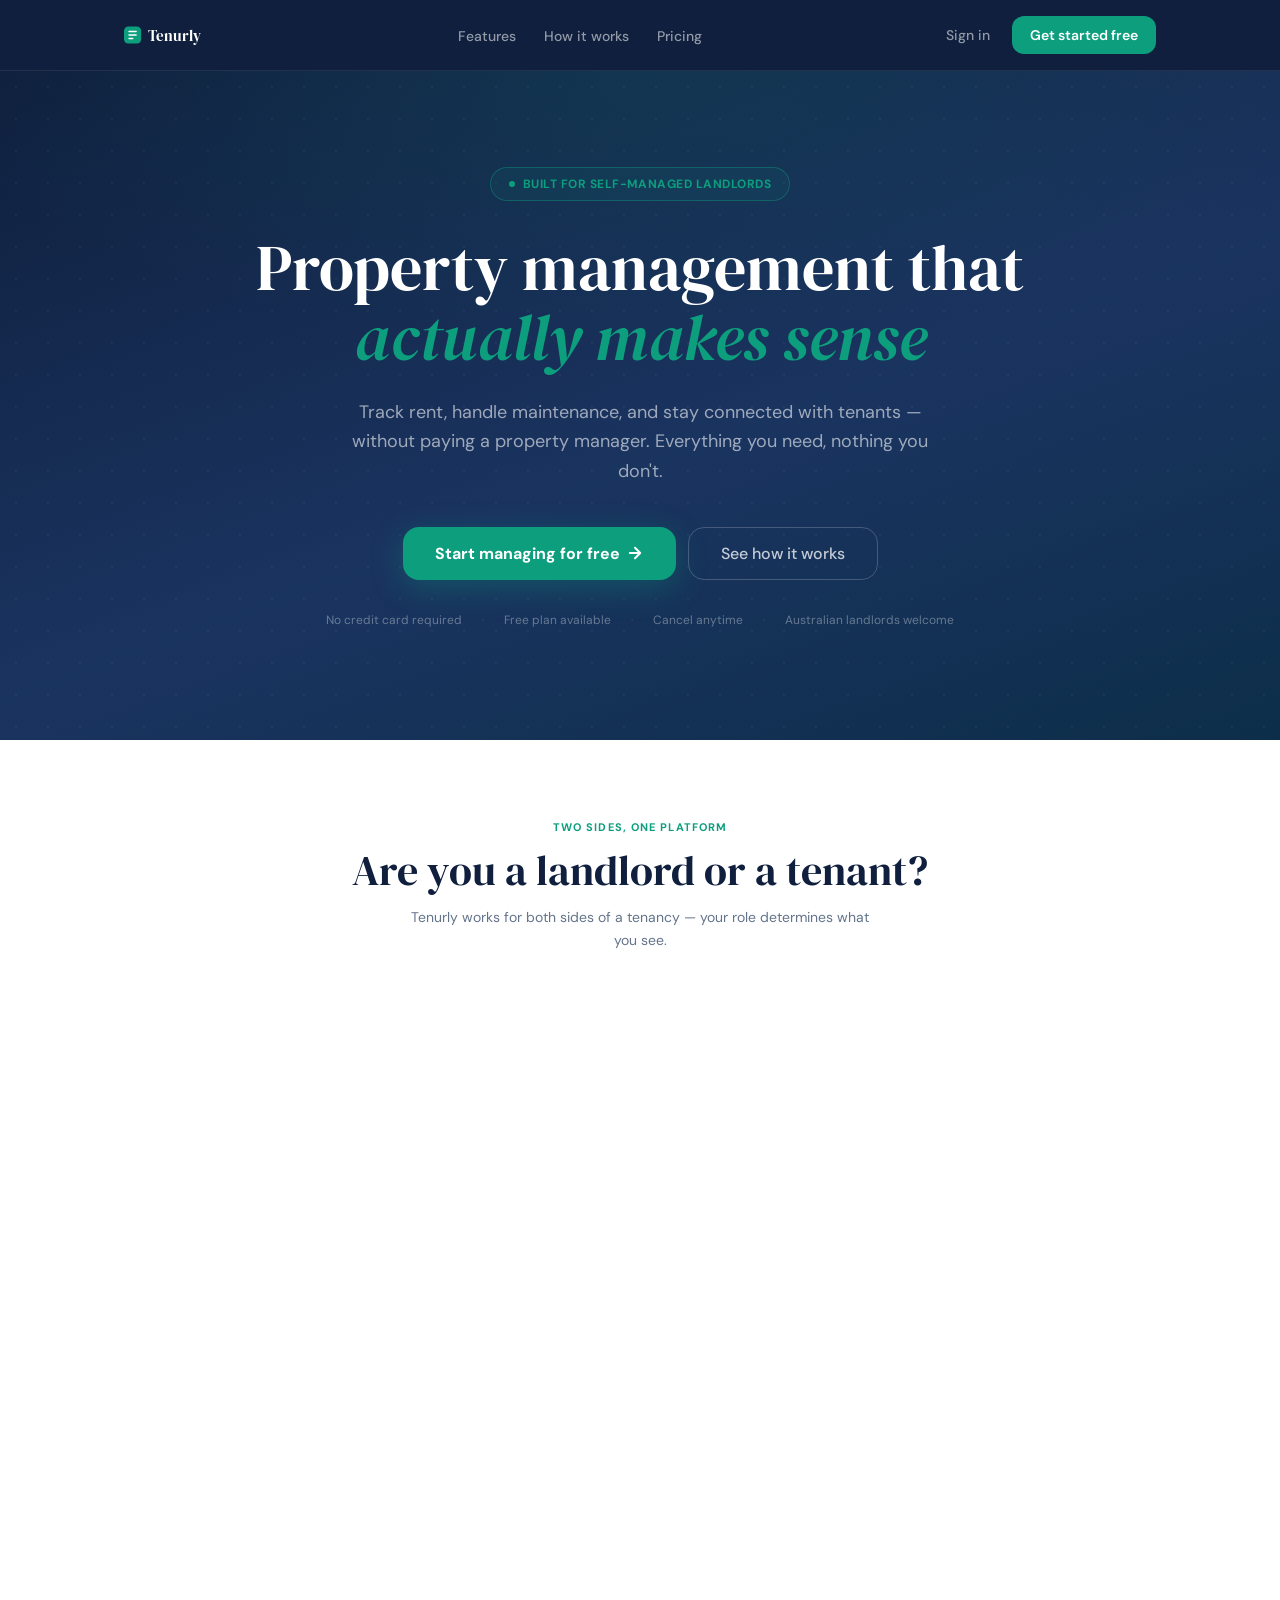
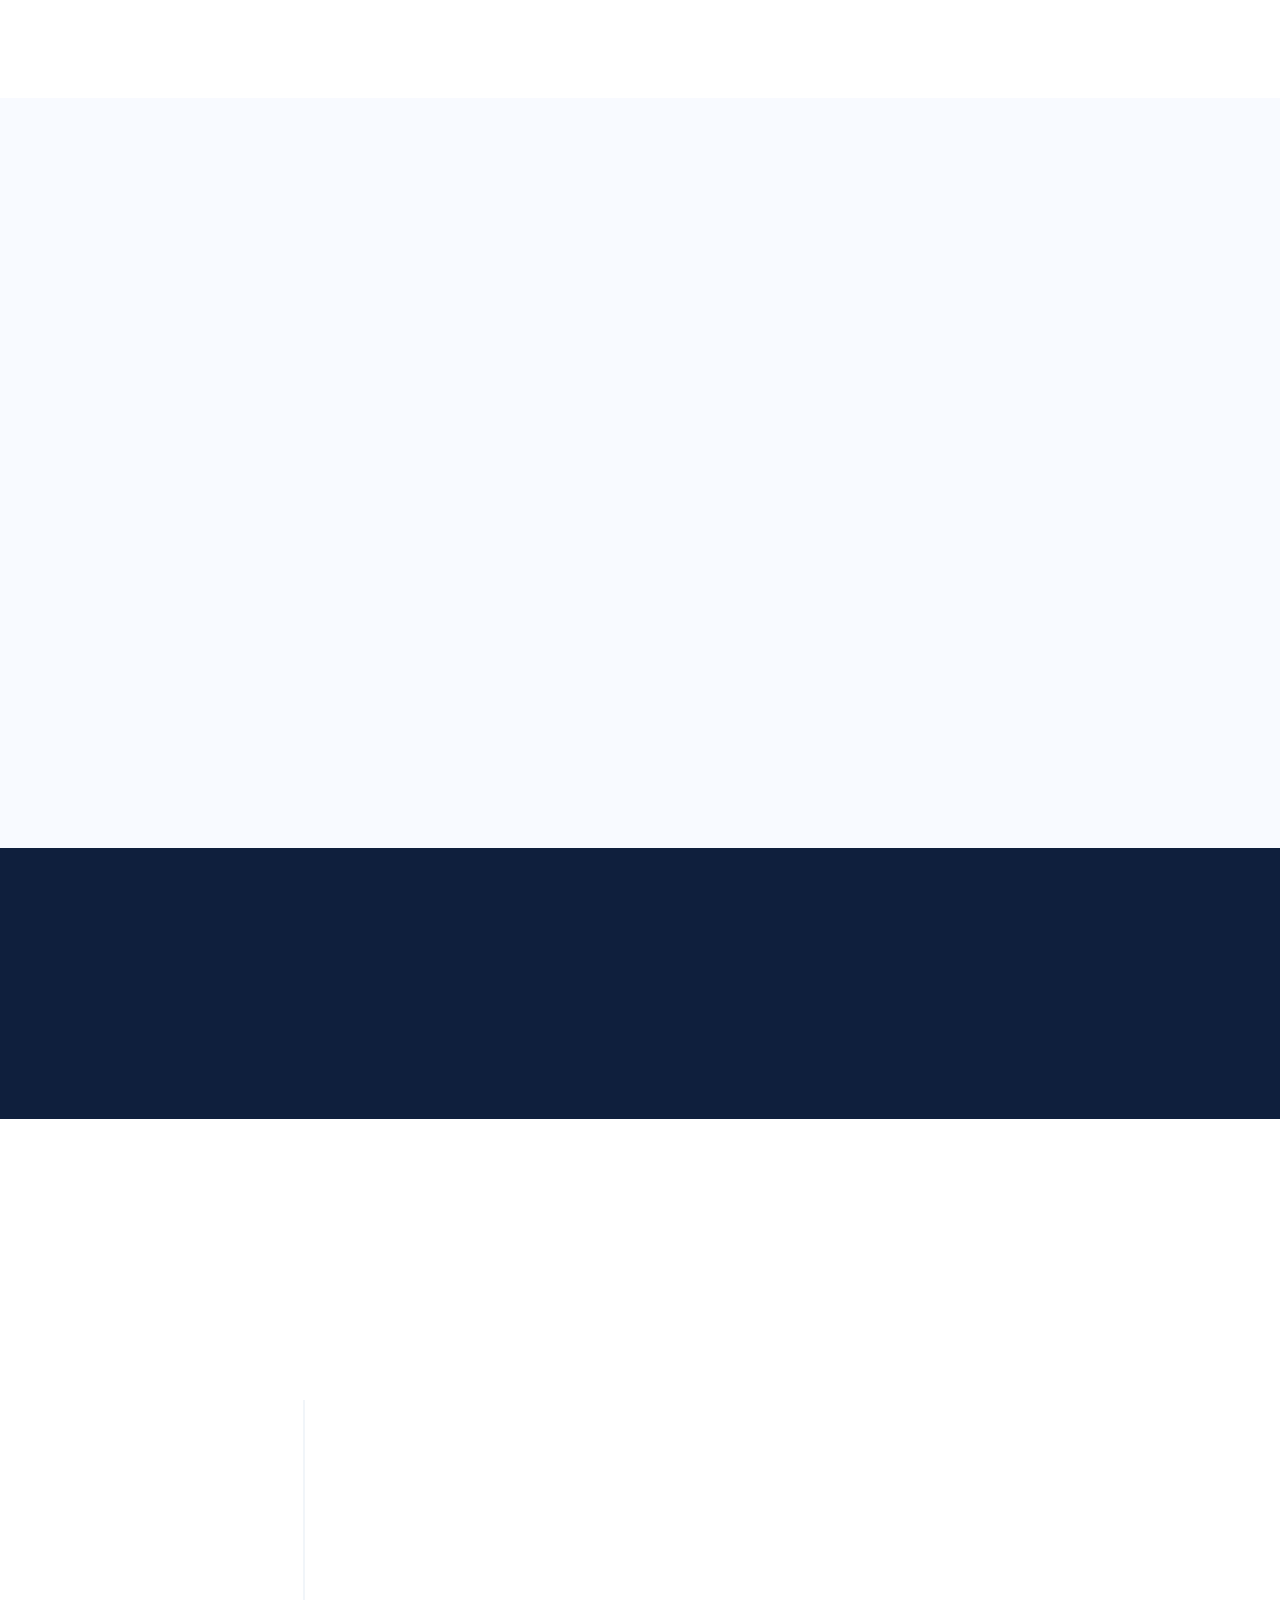
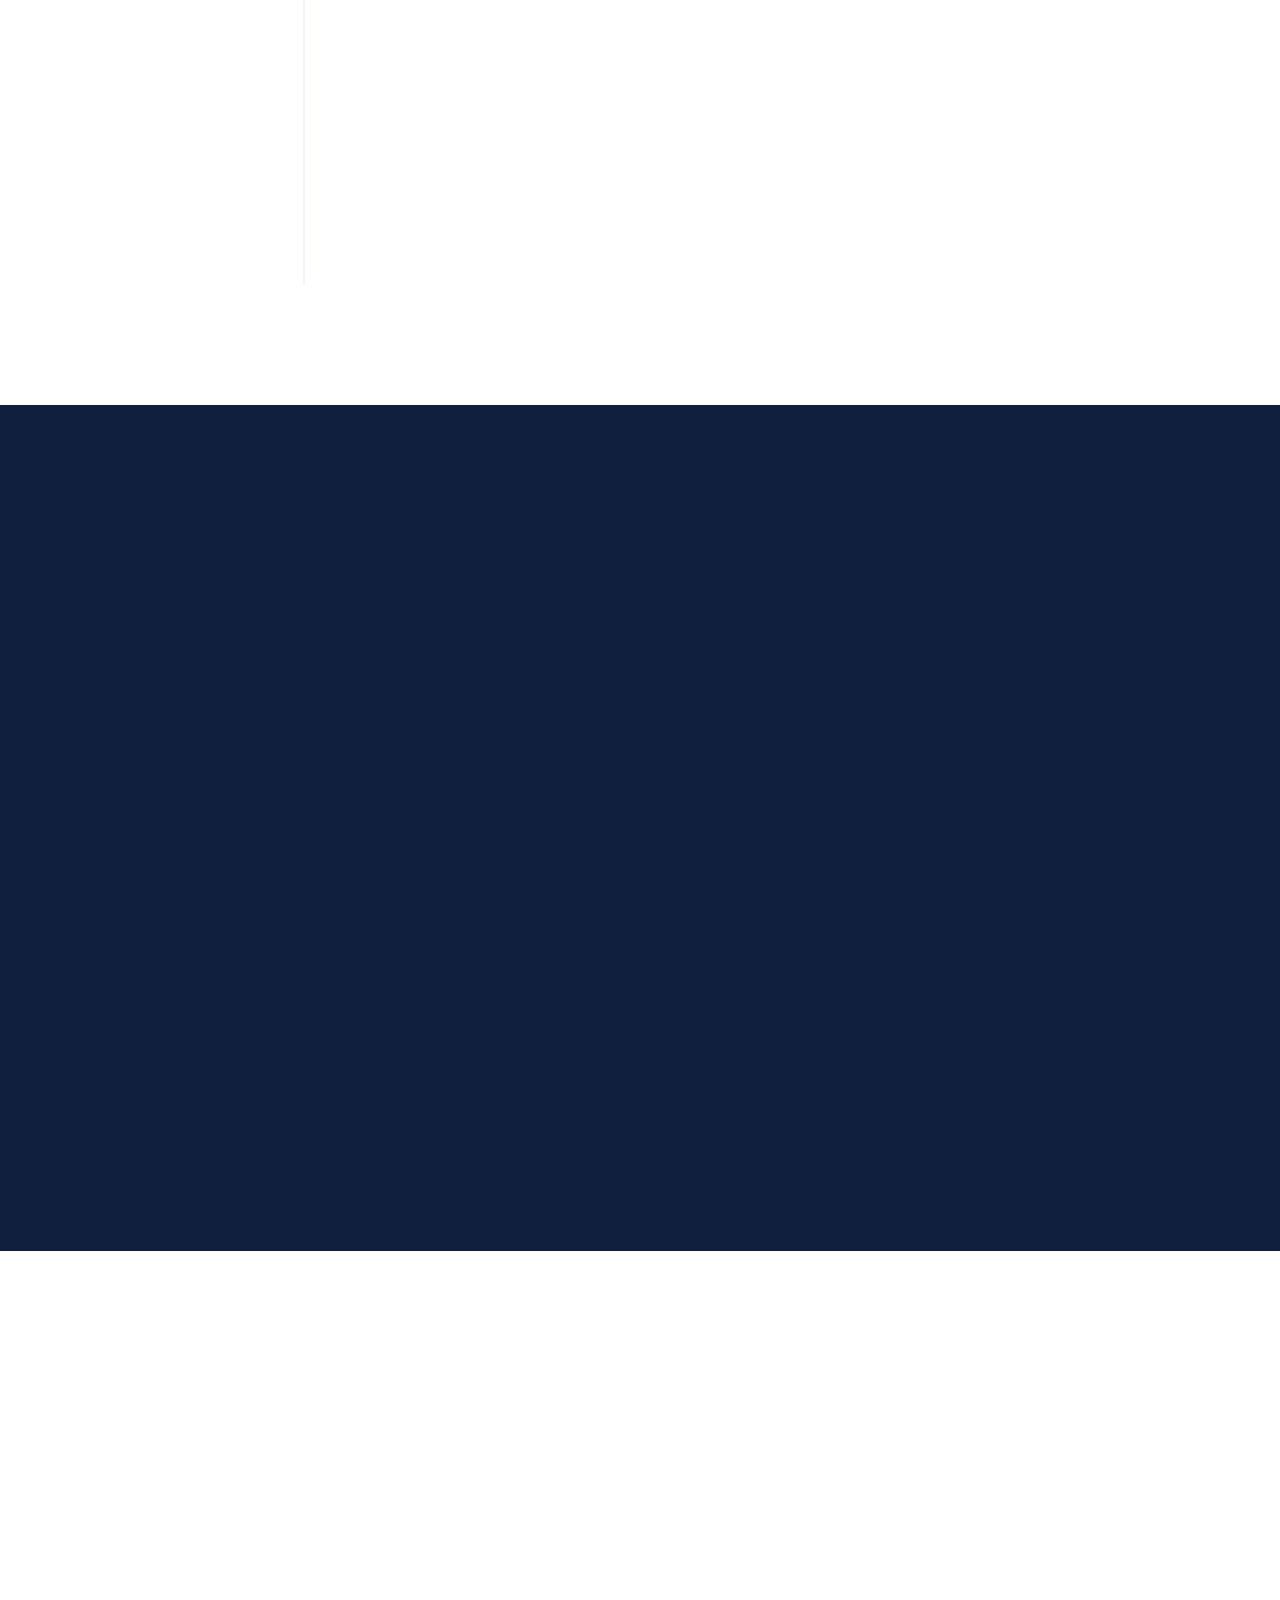
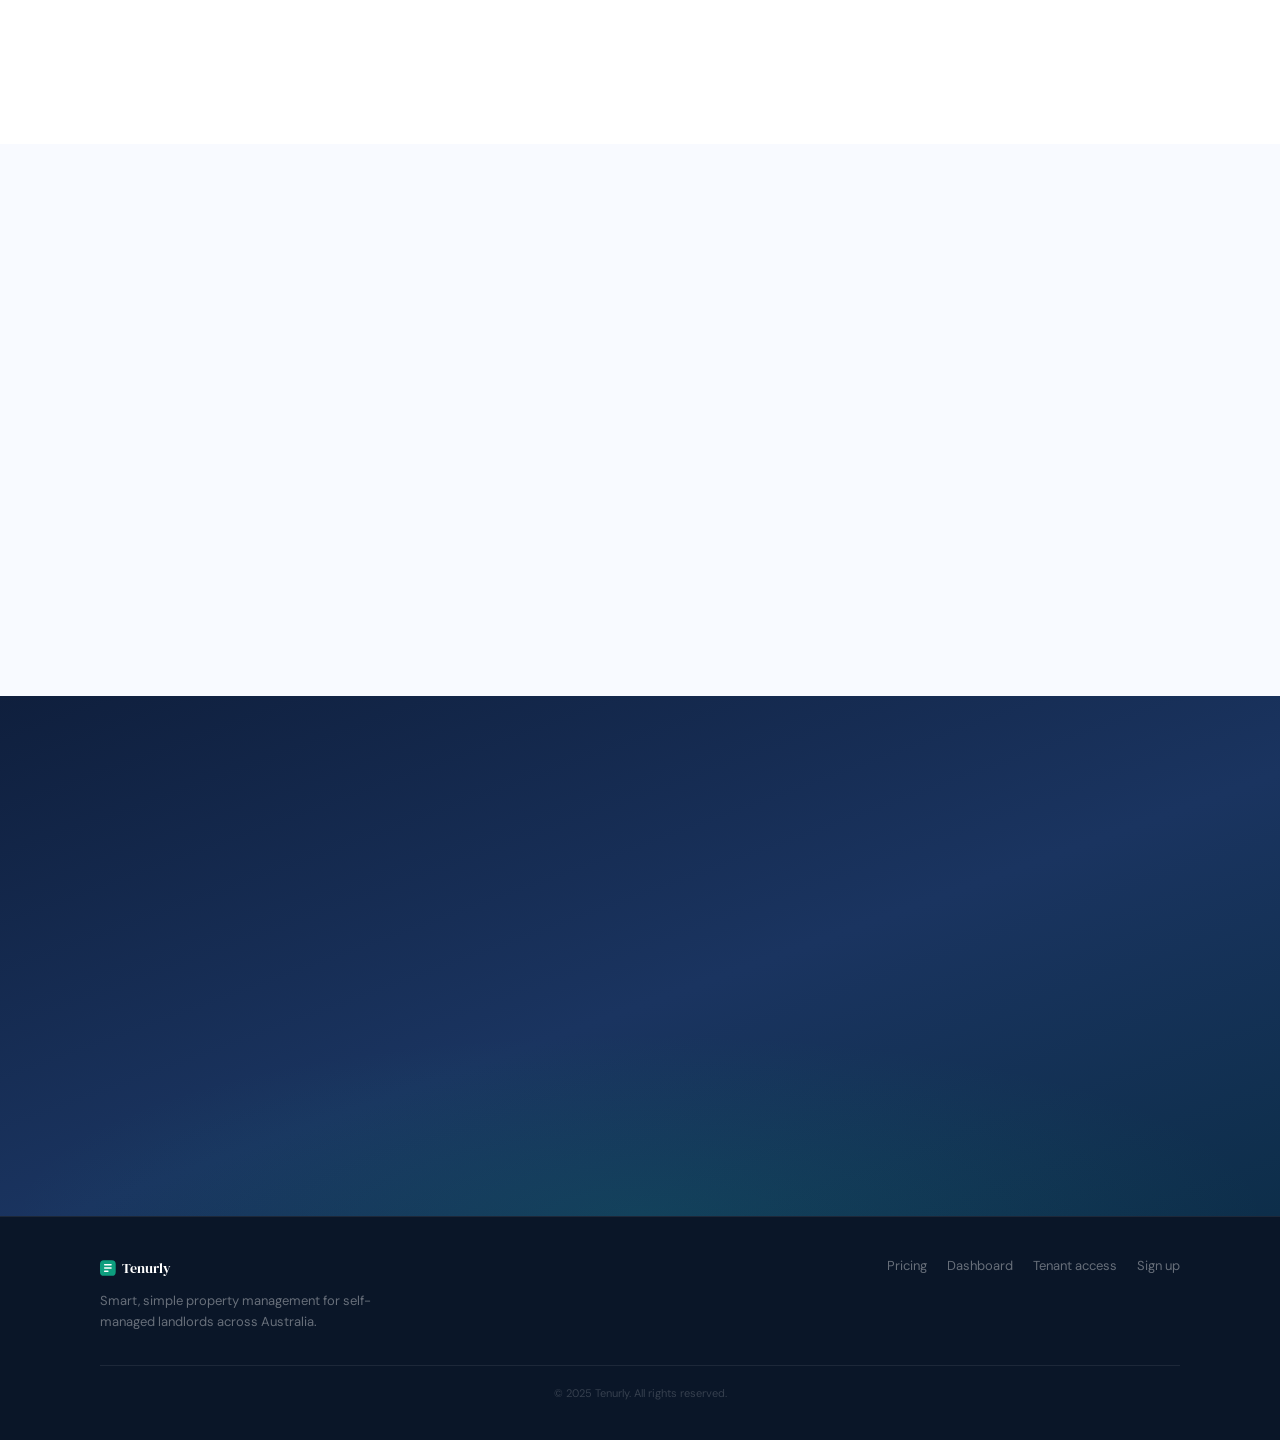
<file: index.html>
<!DOCTYPE html>
<html lang="en">
<head>
  <meta charset="UTF-8" />
  <meta name="viewport" content="width=device-width, initial-scale=1.0" />
  <title>Tenurly — Self-Managed Property, Sorted</title>
  <meta name="description" content="Tenurly — smart, simple property management for self-managed landlords. Track rent, handle maintenance, and stay connected with tenants. Free to start." />

  <!-- !! REPLACE THIS with your real domain before going live !! -->
  <link rel="canonical" href="https://tenurly.app/" />

  <!-- Fonts -->
  <link rel="preconnect" href="https://fonts.googleapis.com" />
  <link rel="preconnect" href="https://fonts.gstatic.com" crossorigin />
  <link href="https://fonts.googleapis.com/css2?family=DM+Serif+Display:ital@0;1&family=DM+Sans:ital,opsz,wght@0,9..40,300;0,9..40,400;0,9..40,500;0,9..40,600;0,9..40,700&display=swap" rel="stylesheet" />

  <style>
    /* ─── RESET & BASE ─────────────────────────────── */
    *, *::before, *::after { box-sizing: border-box; margin: 0; padding: 0; }
    html { scroll-behavior: smooth; -webkit-font-smoothing: antialiased; }

    /* ─── TOKENS ───────────────────────────────────── */
    :root {
      --navy:      #0f1f3d;
      --navy-mid:  #1a3460;
      --navy-deep: #0a1628;
      --teal:      #0d9e7e;
      --teal-dark: #0b8a6e;
      --teal-pale: #e8f7f3;
      --white:     #ffffff;
      --slate-50:  #f8faff;
      --slate-100: #f1f5f9;
      --slate-200: #e2e8f0;
      --slate-400: #94a3b8;
      --slate-500: #64748b;
      --slate-700: #334155;
      --amber:     #fbbf24;
      --serif: 'DM Serif Display', Georgia, serif;
      --sans:  'DM Sans', 'Helvetica Neue', sans-serif;
    }

    body {
      font-family: var(--sans);
      color: var(--slate-700);
      background: var(--white);
      overflow-x: hidden;
    }

    /* ─── AUTH URL — update this one constant ──────── */
    /* Search for AUTH_URL in JS below to swap in your real login link */

    /* ─── UTILITIES ────────────────────────────────── */
    .serif { font-family: var(--serif); }
    .sans  { font-family: var(--sans);  }
    .container { max-width: 1080px; margin: 0 auto; padding: 0 24px; }
    .container--sm { max-width: 760px; margin: 0 auto; padding: 0 24px; }
    .container--md { max-width: 900px; margin: 0 auto; padding: 0 24px; }

    /* ─── ANIMATIONS ───────────────────────────────── */
    @keyframes fadeUp {
      from { opacity: 0; transform: translateY(28px); }
      to   { opacity: 1; transform: translateY(0); }
    }
    @keyframes fadeIn {
      from { opacity: 0; }
      to   { opacity: 1; }
    }
    @keyframes shimmer {
      0%   { background-position: -400px 0; }
      100% { background-position: 400px 0; }
    }
    @keyframes float {
      0%, 100% { transform: translateY(0px); }
      50%       { transform: translateY(-6px); }
    }
    @keyframes spin {
      to { transform: rotate(360deg); }
    }

    .anim-fade-up   { animation: fadeUp 0.7s ease forwards; }
    .anim-delay-1   { animation-delay: 0.1s; opacity: 0; }
    .anim-delay-2   { animation-delay: 0.2s; opacity: 0; }
    .anim-delay-3   { animation-delay: 0.35s; opacity: 0; }
    .anim-delay-4   { animation-delay: 0.5s; opacity: 0; }

    /* ─── NAV ──────────────────────────────────────── */
    #nav {
      position: sticky;
      top: 0;
      z-index: 100;
      background: var(--navy);
      border-bottom: 1px solid rgba(255,255,255,0.08);
      transition: box-shadow 0.3s;
    }
    #nav.scrolled { box-shadow: 0 4px 24px rgba(0,0,0,0.35); }

    .nav-inner {
      display: flex;
      align-items: center;
      justify-content: space-between;
      padding: 16px 24px;
      max-width: 1080px;
      margin: 0 auto;
    }
    .nav-logo { height: 24px; display: block; }
    .nav-links {
      display: flex;
      align-items: center;
      gap: 28px;
      list-style: none;
    }
    .nav-links a, .nav-links button {
      background: none; border: none; cursor: pointer;
      font-family: var(--sans); font-size: 14px; font-weight: 500;
      color: rgba(255,255,255,0.55);
      text-decoration: none;
      transition: color 0.2s;
    }
    .nav-links a:hover, .nav-links button:hover { color: var(--white); }

    .nav-actions { display: flex; align-items: center; gap: 10px; }
    .btn-ghost {
      font-family: var(--sans); font-size: 14px; font-weight: 500;
      color: rgba(255,255,255,0.55); background: none; border: none;
      cursor: pointer; padding: 8px 12px; border-radius: 8px;
      transition: color 0.2s, background 0.2s; text-decoration: none;
    }
    .btn-ghost:hover { color: var(--white); background: rgba(255,255,255,0.08); }

    .btn-primary {
      font-family: var(--sans); font-size: 14px; font-weight: 600;
      background: var(--teal); color: var(--white);
      border: none; cursor: pointer;
      padding: 10px 18px; border-radius: 12px;
      transition: background 0.2s, transform 0.15s;
      text-decoration: none; display: inline-flex; align-items: center; gap: 6px;
    }
    .btn-primary:hover { background: var(--teal-dark); transform: translateY(-1px); }
    .btn-primary:active { transform: translateY(0); }

    .btn-primary--lg {
      font-size: 16px; font-weight: 700;
      padding: 16px 32px; border-radius: 16px;
      box-shadow: 0 8px 32px rgba(13,158,126,0.3);
    }
    .btn-primary--lg:hover { box-shadow: 0 12px 40px rgba(13,158,126,0.45); }

    .btn-outline {
      font-family: var(--sans); font-size: 16px; font-weight: 500;
      background: transparent; color: rgba(255,255,255,0.75);
      border: 1.5px solid rgba(255,255,255,0.2); cursor: pointer;
      padding: 15px 32px; border-radius: 16px;
      transition: background 0.2s, color 0.2s, border-color 0.2s;
      text-decoration: none; display: inline-flex; align-items: center; gap: 6px;
    }
    .btn-outline:hover { background: rgba(255,255,255,0.08); color: var(--white); border-color: rgba(255,255,255,0.4); }

    /* Hamburger */
    .nav-hamburger {
      display: none; background: none; border: none; cursor: pointer;
      flex-direction: column; gap: 5px; padding: 4px;
    }
    .nav-hamburger span {
      display: block; width: 22px; height: 2px;
      background: rgba(255,255,255,0.7); border-radius: 2px;
      transition: transform 0.3s, opacity 0.3s;
    }
    .nav-hamburger.open span:nth-child(1) { transform: translateY(7px) rotate(45deg); }
    .nav-hamburger.open span:nth-child(2) { opacity: 0; }
    .nav-hamburger.open span:nth-child(3) { transform: translateY(-7px) rotate(-45deg); }

    .nav-mobile {
      display: none; flex-direction: column; gap: 0;
      background: var(--navy-deep); border-top: 1px solid rgba(255,255,255,0.08);
    }
    .nav-mobile.open { display: flex; }
    .nav-mobile a, .nav-mobile button {
      font-family: var(--sans); font-size: 15px; font-weight: 500;
      color: rgba(255,255,255,0.65); background: none; border: none;
      cursor: pointer; text-decoration: none;
      padding: 16px 24px; text-align: left;
      border-bottom: 1px solid rgba(255,255,255,0.05);
      transition: color 0.2s, background 0.2s;
    }
    .nav-mobile a:hover, .nav-mobile button:hover { color: var(--white); background: rgba(255,255,255,0.04); }
    .nav-mobile .mobile-cta { color: var(--teal) !important; font-weight: 700 !important; }

    @media (max-width: 768px) {
      .nav-links { display: none; }
      .btn-ghost  { display: none; }
      .nav-hamburger { display: flex; }
    }

    /* ─── HERO ─────────────────────────────────────── */
    #hero {
      background: linear-gradient(160deg, var(--navy) 0%, var(--navy-mid) 55%, #0d2e4a 100%);
      padding: 96px 24px 112px;
      position: relative;
      overflow: hidden;
    }
    #hero::before {
      content: '';
      position: absolute; inset: 0;
      background: radial-gradient(ellipse 80% 60% at 50% 0%, rgba(13,158,126,0.12) 0%, transparent 70%);
      pointer-events: none;
    }
    /* Subtle dot grid */
    #hero::after {
      content: '';
      position: absolute; inset: 0;
      background-image: radial-gradient(rgba(255,255,255,0.04) 1px, transparent 1px);
      background-size: 32px 32px;
      pointer-events: none;
    }

    .hero-inner { position: relative; z-index: 1; text-align: center; }

    .hero-badge {
      display: inline-flex; align-items: center; gap: 8px;
      border: 1px solid rgba(13,158,126,0.4);
      color: var(--teal); font-size: 12px; font-weight: 700;
      letter-spacing: 0.04em; text-transform: uppercase;
      padding: 8px 18px; border-radius: 100px; margin-bottom: 32px;
      background: rgba(13,158,126,0.08);
    }
    .hero-badge-dot {
      width: 6px; height: 6px; border-radius: 50%;
      background: var(--teal); animation: float 2s ease-in-out infinite;
    }

    .hero-h1 {
      font-family: var(--serif);
      font-size: clamp(38px, 6vw, 64px);
      font-weight: 400; line-height: 1.1;
      color: var(--white); margin-bottom: 24px;
    }
    .hero-h1 em { font-style: italic; color: var(--teal); }

    .hero-sub {
      font-size: clamp(15px, 2vw, 18px); font-weight: 400;
      color: rgba(255,255,255,0.58); line-height: 1.65;
      max-width: 580px; margin: 0 auto 40px;
    }

    .hero-ctas {
      display: flex; flex-wrap: wrap; align-items: center;
      justify-content: center; gap: 12px; margin-bottom: 32px;
    }

    .hero-trust {
      display: flex; flex-wrap: wrap; align-items: center;
      justify-content: center; gap: 20px;
      font-size: 12px; color: rgba(255,255,255,0.35);
    }
    .hero-trust-sep { color: rgba(255,255,255,0.15); }

    /* ─── TWO SIDES ────────────────────────────────── */
    #two-sides { padding: 80px 0; background: var(--white); }

    .section-label {
      font-size: 11px; font-weight: 700; letter-spacing: 0.1em;
      text-transform: uppercase; color: var(--teal);
      margin-bottom: 12px;
    }
    .section-h2 {
      font-family: var(--serif); font-weight: 400;
      font-size: clamp(26px, 4vw, 42px);
      color: var(--navy); margin-bottom: 12px; line-height: 1.15;
    }
    .section-sub {
      font-size: 14px; color: var(--slate-500); max-width: 480px;
      margin: 0 auto; line-height: 1.6;
    }

    .section-header { text-align: center; margin-bottom: 52px; }

    .two-sides-grid {
      display: grid; grid-template-columns: 1fr 1fr; gap: 20px; margin-bottom: 20px;
    }
    @media (max-width: 680px) { .two-sides-grid { grid-template-columns: 1fr; } }

    .side-card { border-radius: 20px; border: 1px solid var(--slate-200); overflow: hidden; box-shadow: 0 1px 4px rgba(0,0,0,0.05); }

    .side-card-header { padding: 28px 32px 24px; }
    .side-card-header--navy { background: var(--navy); }
    .side-card-header--teal { background: var(--teal); }

    .side-card-label {
      font-size: 10px; font-weight: 700; letter-spacing: 0.12em;
      text-transform: uppercase; margin-bottom: 6px;
    }
    .side-card-label--navy { color: rgba(255,255,255,0.38); }
    .side-card-label--teal { color: rgba(255,255,255,0.55); }

    .side-card-title {
      font-family: var(--serif); font-size: 22px; font-weight: 400;
      color: var(--white); margin-bottom: 8px;
    }
    .side-card-desc {
      font-size: 13px; line-height: 1.6;
    }
    .side-card-desc--navy { color: rgba(255,255,255,0.48); }
    .side-card-desc--teal { color: rgba(255,255,255,0.72); }

    .side-card-body { background: var(--white); padding: 28px 32px; }

    .feature-list { list-style: none; display: flex; flex-direction: column; gap: 10px; margin-bottom: 28px; }
    .feature-list li { display: flex; align-items: flex-start; gap: 10px; font-size: 13px; color: var(--slate-700); }
    .check-icon {
      width: 16px; height: 16px; flex-shrink: 0; margin-top: 1px;
      color: var(--teal);
    }

    .btn-card-navy {
      width: 100%; padding: 14px; border-radius: 12px;
      background: var(--navy); color: var(--white);
      border: none; cursor: pointer; font-family: var(--sans);
      font-size: 14px; font-weight: 600;
      transition: background 0.2s, transform 0.15s;
      text-decoration: none; display: block; text-align: center;
    }
    .btn-card-navy:hover { background: var(--navy-mid); transform: translateY(-1px); }

    .btn-card-teal-outline {
      width: 100%; padding: 13px; border-radius: 12px;
      background: transparent; color: var(--teal);
      border: 2px solid var(--teal); cursor: pointer; font-family: var(--sans);
      font-size: 14px; font-weight: 600;
      transition: background 0.2s, transform 0.15s;
      text-decoration: none; display: block; text-align: center;
    }
    .btn-card-teal-outline:hover { background: rgba(13,158,126,0.06); transform: translateY(-1px); }

    .tenant-note {
      background: var(--teal-pale); border: 1px solid rgba(13,158,126,0.2);
      border-radius: 16px; padding: 20px 24px;
      display: flex; align-items: flex-start; gap: 16px;
    }
    .tenant-note-emoji { font-size: 22px; flex-shrink: 0; line-height: 1; margin-top: 2px; }
    .tenant-note-title { font-weight: 700; font-size: 14px; color: var(--navy); margin-bottom: 5px; }
    .tenant-note-body { font-size: 13px; color: var(--slate-500); line-height: 1.6; }

    /* ─── FEATURES ─────────────────────────────────── */
    #features { padding: 80px 0; background: var(--slate-50); }

    .features-grid {
      display: grid; grid-template-columns: repeat(3, 1fr); gap: 16px;
    }
    @media (max-width: 860px) { .features-grid { grid-template-columns: repeat(2, 1fr); } }
    @media (max-width: 540px) { .features-grid { grid-template-columns: 1fr; } }

    .feature-card {
      background: var(--white); border-radius: 18px;
      border: 1px solid rgba(0,0,0,0.06); padding: 24px;
      transition: box-shadow 0.25s, transform 0.25s;
    }
    .feature-card:hover { box-shadow: 0 8px 32px rgba(0,0,0,0.09); transform: translateY(-3px); }

    .feature-card-emoji { font-size: 28px; margin-bottom: 16px; }
    .feature-card-title { font-weight: 700; font-size: 15px; color: var(--navy); margin-bottom: 8px; }
    .feature-card-desc  { font-size: 13px; color: var(--slate-500); line-height: 1.65; }

    /* ─── HOW IT WORKS ─────────────────────────────── */
    #how-it-works { padding: 80px 0; background: var(--white); }

    .steps { display: flex; flex-direction: column; gap: 16px; position: relative; }
    .steps::before {
      content: '';
      position: absolute; left: 19px; top: 40px;
      width: 2px; height: calc(100% - 80px);
      background: var(--slate-100);
    }
    @media (max-width: 560px) { .steps::before { display: none; } }

    .step { display: flex; align-items: flex-start; gap: 20px; }
    .step-num {
      width: 40px; height: 40px; border-radius: 50%;
      background: var(--navy); color: var(--white);
      display: flex; align-items: center; justify-content: center;
      font-size: 14px; font-weight: 700; flex-shrink: 0;
      position: relative; z-index: 1;
    }
    .step-body {
      background: var(--slate-50); border: 1px solid var(--slate-100);
      border-radius: 16px; padding: 20px 24px; flex: 1;
    }
    .step-title { font-weight: 700; font-size: 15px; color: var(--navy); margin-bottom: 5px; }
    .step-desc  { font-size: 13px; color: var(--slate-500); line-height: 1.6; }

    /* ─── STATS STRIP ──────────────────────────────── */
    #stats { padding: 60px 0; background: var(--navy); }
    .stats-grid {
      display: grid; grid-template-columns: repeat(4, 1fr); gap: 16px;
    }
    @media (max-width: 720px) { .stats-grid { grid-template-columns: repeat(2, 1fr); } }

    .stat-card {
      text-align: center; padding: 28px 16px;
      background: rgba(255,255,255,0.05); border-radius: 16px;
      border: 1px solid rgba(255,255,255,0.08);
    }
    .stat-value {
      font-family: var(--serif); font-size: 36px; font-weight: 400;
      color: var(--teal); margin-bottom: 8px;
    }
    .stat-label { font-size: 12px; color: rgba(255,255,255,0.45); line-height: 1.5; }

    /* ─── PRICING ──────────────────────────────────── */
    #pricing { padding: 80px 0; background: var(--navy); }

    .pricing-grid {
      display: grid; grid-template-columns: repeat(3, 1fr); gap: 16px; margin-bottom: 20px;
    }
    @media (max-width: 860px) { .pricing-grid { grid-template-columns: 1fr; max-width: 420px; margin-left: auto; margin-right: auto; } }

    .plan-card {
      border-radius: 20px; padding: 28px 24px;
      display: flex; flex-direction: column; gap: 20px;
      border: 1px solid rgba(255,255,255,0.1);
      background: rgba(255,255,255,0.05);
      position: relative; transition: transform 0.2s;
    }
    .plan-card:hover { transform: translateY(-4px); }
    .plan-card--featured {
      border: 2px solid var(--teal);
      background: rgba(255,255,255,0.09);
    }

    .plan-badge {
      position: absolute; top: -14px; left: 50%; transform: translateX(-50%);
      background: var(--teal); color: var(--white);
      font-size: 11px; font-weight: 700; padding: 5px 16px;
      border-radius: 100px; white-space: nowrap; letter-spacing: 0.04em;
    }

    .plan-name {
      font-size: 10px; font-weight: 700; letter-spacing: 0.12em;
      text-transform: uppercase; color: rgba(255,255,255,0.38); margin-bottom: 10px;
    }
    .plan-price {
      display: flex; align-items: flex-end; gap: 4px; margin-bottom: 4px;
    }
    .plan-price-value {
      font-family: var(--serif); font-size: 36px; color: var(--white); line-height: 1;
    }
    .plan-price-sub { font-size: 13px; color: rgba(255,255,255,0.38); margin-bottom: 4px; }
    .plan-desc { font-size: 12px; color: rgba(255,255,255,0.45); line-height: 1.55; }

    .plan-divider { height: 1px; background: rgba(255,255,255,0.1); }

    .plan-features { list-style: none; display: flex; flex-direction: column; gap: 8px; flex: 1; }
    .plan-features li {
      display: flex; align-items: center; gap: 8px;
      font-size: 12px; color: rgba(255,255,255,0.72);
    }
    .plan-features li.dimmed { color: rgba(255,255,255,0.2); }
    .plan-check { width: 13px; height: 13px; flex-shrink: 0; color: var(--teal); }
    .plan-check.dimmed { color: rgba(255,255,255,0.15); }

    .btn-plan-primary {
      width: 100%; padding: 13px; border-radius: 12px;
      background: var(--teal); color: var(--white);
      border: none; cursor: pointer; font-family: var(--sans);
      font-size: 13px; font-weight: 600;
      transition: background 0.2s; text-decoration: none;
      display: block; text-align: center;
    }
    .btn-plan-primary:hover { background: var(--teal-dark); }

    .btn-plan-outline {
      width: 100%; padding: 12px; border-radius: 12px;
      background: transparent; color: var(--white);
      border: 1px solid rgba(255,255,255,0.2); cursor: pointer; font-family: var(--sans);
      font-size: 13px; font-weight: 600;
      transition: background 0.2s; text-decoration: none;
      display: block; text-align: center;
    }
    .btn-plan-outline:hover { background: rgba(255,255,255,0.08); }

    .pricing-note {
      text-align: center; padding: 16px 24px;
      background: rgba(255,255,255,0.05); border-radius: 14px;
    }
    .pricing-note span { color: var(--teal); font-weight: 600; }
    .pricing-note p { color: rgba(255,255,255,0.5); font-size: 13px; }

    /* ─── TESTIMONIALS ─────────────────────────────── */
    #testimonials { padding: 80px 0; background: var(--white); }

    .testimonials-grid {
      display: grid; grid-template-columns: repeat(3, 1fr); gap: 16px;
    }
    @media (max-width: 860px) { .testimonials-grid { grid-template-columns: 1fr; max-width: 480px; margin: 0 auto; } }

    .testimonial-card {
      background: var(--slate-50); border: 1px solid var(--slate-100);
      border-radius: 18px; padding: 24px;
    }
    .stars { display: flex; gap: 2px; margin-bottom: 16px; }
    .star { color: var(--amber); font-size: 13px; }
    .testimonial-quote {
      font-size: 13px; color: var(--slate-700); line-height: 1.7;
      margin-bottom: 20px; font-style: italic;
    }
    .testimonial-author { display: flex; align-items: center; gap: 10px; }
    .author-avatar {
      width: 34px; height: 34px; border-radius: 50%;
      background: rgba(13,158,126,0.15);
      display: flex; align-items: center; justify-content: center;
      font-size: 12px; font-weight: 700; color: var(--teal); flex-shrink: 0;
    }
    .author-name { font-size: 12px; font-weight: 700; color: var(--navy); }
    .author-role { font-size: 11px; color: var(--slate-400); }

    /* ─── FINAL CTA ────────────────────────────────── */
    #final-cta {
      padding: 96px 24px;
      background: linear-gradient(160deg, var(--navy) 0%, var(--navy-mid) 55%, #0d2e4a 100%);
      text-align: center; position: relative; overflow: hidden;
    }
    #final-cta::before {
      content: '';
      position: absolute; inset: 0;
      background: radial-gradient(ellipse 70% 50% at 50% 100%, rgba(13,158,126,0.15) 0%, transparent 70%);
      pointer-events: none;
    }
    .final-cta-inner { position: relative; z-index: 1; max-width: 560px; margin: 0 auto; }
    .final-cta-h2 {
      font-family: var(--serif); font-size: clamp(30px, 5vw, 52px);
      font-weight: 400; color: var(--white); margin-bottom: 16px; line-height: 1.15;
    }
    .final-cta-sub { font-size: 15px; color: rgba(255,255,255,0.5); margin-bottom: 40px; line-height: 1.6; }
    .final-cta-privacy {
      display: flex; align-items: flex-start; justify-content: center;
      gap: 8px; font-size: 11px; color: rgba(255,255,255,0.28);
      margin-top: 24px; max-width: 380px; margin-left: auto; margin-right: auto;
    }

    /* ─── FOOTER ───────────────────────────────────── */
    footer {
      background: var(--navy-deep); padding: 40px 24px;
      border-top: 1px solid rgba(255,255,255,0.08);
    }
    .footer-inner {
      max-width: 1080px; margin: 0 auto;
      display: flex; flex-direction: column; gap: 32px;
    }
    .footer-top {
      display: flex; flex-wrap: wrap; align-items: flex-start;
      justify-content: space-between; gap: 24px;
    }
    .footer-logo { height: 22px; margin-bottom: 12px; display: block; }
    .footer-tagline { font-size: 13px; color: rgba(255,255,255,0.38); max-width: 280px; line-height: 1.6; }
    .footer-nav { display: flex; flex-wrap: wrap; gap: 20px; align-items: center; }
    .footer-nav a, .footer-nav button {
      font-family: var(--sans); font-size: 13px; color: rgba(255,255,255,0.38);
      text-decoration: none; background: none; border: none; cursor: pointer;
      transition: color 0.2s;
    }
    .footer-nav a:hover, .footer-nav button:hover { color: var(--white); }
    .footer-bottom {
      border-top: 1px solid rgba(255,255,255,0.08); padding-top: 20px;
      text-align: center; font-size: 11px; color: rgba(255,255,255,0.18);
    }

    /* ─── SCROLL REVEAL ────────────────────────────── */
    .reveal {
      opacity: 0; transform: translateY(24px);
      transition: opacity 0.65s ease, transform 0.65s ease;
    }
    .reveal.visible { opacity: 1; transform: translateY(0); }
    .reveal-delay-1 { transition-delay: 0.1s; }
    .reveal-delay-2 { transition-delay: 0.2s; }
    .reveal-delay-3 { transition-delay: 0.3s; }
    .reveal-delay-4 { transition-delay: 0.4s; }
    .reveal-delay-5 { transition-delay: 0.5s; }

    /* ─── FAQ ──────────────────────────────────────── */
    .faq-item { border-bottom: 1px solid var(--slate-100); }
    .faq-btn {
      width: 100%; display: flex; align-items: center; justify-content: space-between;
      padding: 20px 0; gap: 16px; background: none; border: none; cursor: pointer;
      font-family: var(--sans); font-size: 14px; font-weight: 600;
      color: var(--navy); text-align: left;
    }
    .faq-icon {
      width: 20px; height: 20px; flex-shrink: 0;
      color: var(--slate-400); transition: transform 0.25s;
    }
    .faq-item.open .faq-icon { transform: rotate(45deg); }
    .faq-answer {
      max-height: 0; overflow: hidden;
      transition: max-height 0.35s ease, padding 0.25s ease;
    }
    .faq-answer p {
      font-size: 13px; color: var(--slate-500); line-height: 1.7;
      padding-bottom: 20px;
    }
    .faq-item.open .faq-answer { max-height: 200px; }
  </style>
</head>
<body>

  <!-- ── NAV ──────────────────────────────────────────── -->
  <nav id="nav">
    <div class="nav-inner">
      <!-- Logo: using SVG wordmark fallback since we can't load Base44 CDN assets -->
      <a href="/" aria-label="Tenurly home">
        <svg height="24" viewBox="0 0 120 28" fill="none" xmlns="http://www.w3.org/2000/svg" class="nav-logo">
          <rect x="0" y="4" width="20" height="20" rx="5" fill="#0d9e7e"/>
          <rect x="5" y="9" width="10" height="1.8" rx="0.9" fill="white"/>
          <rect x="5" y="13.1" width="10" height="1.8" rx="0.9" fill="white"/>
          <rect x="5" y="17.2" width="6" height="1.8" rx="0.9" fill="white"/>
          <text x="28" y="21" font-family="DM Serif Display, Georgia, serif" font-size="18" fill="white" font-weight="400">Tenurly</text>
        </svg>
      </a>

      <ul class="nav-links">
        <li><button onclick="scrollTo('features')">Features</button></li>
        <li><button onclick="scrollTo('how-it-works')">How it works</button></li>
        <li><button onclick="scrollTo('pricing')">Pricing</button></li>
      </ul>

      <div class="nav-actions">
        <a href="#LOGIN_URL" class="btn-ghost">Sign in</a>
        <a href="#SIGNUP_URL" class="btn-primary">Get started free</a>
      </div>

      <button class="nav-hamburger" id="hamburger" aria-label="Menu">
        <span></span><span></span><span></span>
      </button>
    </div>

    <div class="nav-mobile" id="mobile-menu">
      <button onclick="scrollTo('features'); closeMobile()">Features</button>
      <button onclick="scrollTo('how-it-works'); closeMobile()">How it works</button>
      <button onclick="scrollTo('pricing'); closeMobile()">Pricing</button>
      <a href="#LOGIN_URL" class="mobile-cta">Sign in →</a>
      <a href="#SIGNUP_URL" class="mobile-cta">Get started free →</a>
    </div>
  </nav>

  <!-- ── HERO ─────────────────────────────────────────── -->
  <section id="hero">
    <div class="hero-inner container">
      <div class="hero-badge anim-fade-up anim-delay-1">
        <span class="hero-badge-dot"></span>
        Built for self-managed landlords
      </div>
      <h1 class="hero-h1 anim-fade-up anim-delay-2">
        Property management that<br>
        <em>actually makes sense</em>
      </h1>
      <p class="hero-sub anim-fade-up anim-delay-3">
        Track rent, handle maintenance, and stay connected with tenants — without paying a property manager. Everything you need, nothing you don't.
      </p>
      <div class="hero-ctas anim-fade-up anim-delay-4">
        <a href="#SIGNUP_URL" class="btn-primary btn-primary--lg">
          Start managing for free
          <svg width="18" height="18" viewBox="0 0 24 24" fill="none" stroke="currentColor" stroke-width="2.5" stroke-linecap="round" stroke-linejoin="round"><path d="M5 12h14M12 5l7 7-7 7"/></svg>
        </a>
        <button class="btn-outline" onclick="scrollTo('how-it-works')">See how it works</button>
      </div>
      <div class="hero-trust anim-fade-up anim-delay-4">
        <span>No credit card required</span>
        <span class="hero-trust-sep">·</span>
        <span>Free plan available</span>
        <span class="hero-trust-sep">·</span>
        <span>Cancel anytime</span>
        <span class="hero-trust-sep">·</span>
        <span>Australian landlords welcome</span>
      </div>
    </div>
  </section>

  <!-- ── TWO SIDES ────────────────────────────────────── -->
  <section id="two-sides">
    <div class="container">
      <div class="section-header reveal">
        <p class="section-label">Two sides, one platform</p>
        <h2 class="section-h2">Are you a landlord or a tenant?</h2>
        <p class="section-sub">Tenurly works for both sides of a tenancy — your role determines what you see.</p>
      </div>

      <div class="two-sides-grid">
        <!-- Landlord -->
        <div class="side-card reveal reveal-delay-1">
          <div class="side-card-header side-card-header--navy">
            <p class="side-card-label side-card-label--navy">For Landlords</p>
            <h3 class="side-card-title">You're in control</h3>
            <p class="side-card-desc side-card-desc--navy">Manage your properties, invite tenants, and keep everything organised — without an agent eating into your returns.</p>
          </div>
          <div class="side-card-body">
            <ul class="feature-list">
              <li>
                <svg class="check-icon" viewBox="0 0 24 24" fill="none" stroke="currentColor" stroke-width="2.5" stroke-linecap="round" stroke-linejoin="round"><path d="M22 11.08V12a10 10 0 1 1-5.93-9.14"/><polyline points="22 4 12 14.01 9 11.01"/></svg>
                Add properties and rooms, track every tenancy
              </li>
              <li>
                <svg class="check-icon" viewBox="0 0 24 24" fill="none" stroke="currentColor" stroke-width="2.5" stroke-linecap="round" stroke-linejoin="round"><path d="M22 11.08V12a10 10 0 1 1-5.93-9.14"/><polyline points="22 4 12 14.01 9 11.01"/></svg>
                Automated rent ledger and payment reminders
              </li>
              <li>
                <svg class="check-icon" viewBox="0 0 24 24" fill="none" stroke="currentColor" stroke-width="2.5" stroke-linecap="round" stroke-linejoin="round"><path d="M22 11.08V12a10 10 0 1 1-5.93-9.14"/><polyline points="22 4 12 14.01 9 11.01"/></svg>
                Maintenance request dashboard with job tracking
              </li>
              <li>
                <svg class="check-icon" viewBox="0 0 24 24" fill="none" stroke="currentColor" stroke-width="2.5" stroke-linecap="round" stroke-linejoin="round"><path d="M22 11.08V12a10 10 0 1 1-5.93-9.14"/><polyline points="22 4 12 14.01 9 11.01"/></svg>
                Expense tracking linked to each property
              </li>
              <li>
                <svg class="check-icon" viewBox="0 0 24 24" fill="none" stroke="currentColor" stroke-width="2.5" stroke-linecap="round" stroke-linejoin="round"><path d="M22 11.08V12a10 10 0 1 1-5.93-9.14"/><polyline points="22 4 12 14.01 9 11.01"/></svg>
                Lease expiry alerts so you're never caught off-guard
              </li>
              <li>
                <svg class="check-icon" viewBox="0 0 24 24" fill="none" stroke="currentColor" stroke-width="2.5" stroke-linecap="round" stroke-linejoin="round"><path d="M22 11.08V12a10 10 0 1 1-5.93-9.14"/><polyline points="22 4 12 14.01 9 11.01"/></svg>
                Tax-ready financial reports
              </li>
              <li>
                <svg class="check-icon" viewBox="0 0 24 24" fill="none" stroke="currentColor" stroke-width="2.5" stroke-linecap="round" stroke-linejoin="round"><path d="M22 11.08V12a10 10 0 1 1-5.93-9.14"/><polyline points="22 4 12 14.01 9 11.01"/></svg>
                Documents vault — leases, inspection reports, receipts
              </li>
              <li>
                <svg class="check-icon" viewBox="0 0 24 24" fill="none" stroke="currentColor" stroke-width="2.5" stroke-linecap="round" stroke-linejoin="round"><path d="M22 11.08V12a10 10 0 1 1-5.93-9.14"/><polyline points="22 4 12 14.01 9 11.01"/></svg>
                Invite tenants in 30 seconds via email
              </li>
            </ul>
            <a href="#SIGNUP_URL" class="btn-card-navy">Set up your properties →</a>
          </div>
        </div>

        <!-- Tenant -->
        <div class="side-card reveal reveal-delay-2">
          <div class="side-card-header side-card-header--teal">
            <p class="side-card-label side-card-label--teal">For Tenants</p>
            <h3 class="side-card-title">Everything you need, at a glance</h3>
            <p class="side-card-desc side-card-desc--teal">Your landlord invited you to Tenurly. Here's what you get — a simple, clear view of your tenancy.</p>
          </div>
          <div class="side-card-body">
            <ul class="feature-list">
              <li>
                <svg class="check-icon" viewBox="0 0 24 24" fill="none" stroke="currentColor" stroke-width="2.5" stroke-linecap="round" stroke-linejoin="round"><path d="M22 11.08V12a10 10 0 1 1-5.93-9.14"/><polyline points="22 4 12 14.01 9 11.01"/></svg>
                See your rent status and full payment history
              </li>
              <li>
                <svg class="check-icon" viewBox="0 0 24 24" fill="none" stroke="currentColor" stroke-width="2.5" stroke-linecap="round" stroke-linejoin="round"><path d="M22 11.08V12a10 10 0 1 1-5.93-9.14"/><polyline points="22 4 12 14.01 9 11.01"/></svg>
                Lodge repair or maintenance requests with photos
              </li>
              <li>
                <svg class="check-icon" viewBox="0 0 24 24" fill="none" stroke="currentColor" stroke-width="2.5" stroke-linecap="round" stroke-linejoin="round"><path d="M22 11.08V12a10 10 0 1 1-5.93-9.14"/><polyline points="22 4 12 14.01 9 11.01"/></svg>
                Track request status — no more texting into a void
              </li>
              <li>
                <svg class="check-icon" viewBox="0 0 24 24" fill="none" stroke="currentColor" stroke-width="2.5" stroke-linecap="round" stroke-linejoin="round"><path d="M22 11.08V12a10 10 0 1 1-5.93-9.14"/><polyline points="22 4 12 14.01 9 11.01"/></svg>
                Download your lease and important documents anytime
              </li>
              <li>
                <svg class="check-icon" viewBox="0 0 24 24" fill="none" stroke="currentColor" stroke-width="2.5" stroke-linecap="round" stroke-linejoin="round"><path d="M22 11.08V12a10 10 0 1 1-5.93-9.14"/><polyline points="22 4 12 14.01 9 11.01"/></svg>
                Chat with your landlord or housemates directly
              </li>
              <li>
                <svg class="check-icon" viewBox="0 0 24 24" fill="none" stroke="currentColor" stroke-width="2.5" stroke-linecap="round" stroke-linejoin="round"><path d="M22 11.08V12a10 10 0 1 1-5.93-9.14"/><polyline points="22 4 12 14.01 9 11.01"/></svg>
                Receive notifications for important updates
              </li>
            </ul>
            <a href="#ACCEPT_INVITE_URL" class="btn-card-teal-outline">Access your tenancy →</a>
          </div>
        </div>
      </div>

      <!-- Tenant explainer -->
      <div class="tenant-note reveal">
        <span class="tenant-note-emoji">🔑</span>
        <div>
          <p class="tenant-note-title">Tenants — how do I sign up?</p>
          <p class="tenant-note-body">You don't sign up directly. Your landlord sends you an invite link via email. Clicking it creates your account and connects you to your tenancy automatically. Your data is private — only you and your landlord can see it.</p>
        </div>
      </div>
    </div>
  </section>

  <!-- ── FEATURES ──────────────────────────────────────── -->
  <section id="features">
    <div class="container">
      <div class="section-header reveal">
        <p class="section-label">What's included</p>
        <h2 class="section-h2">Everything self-managed landlords need</h2>
        <p class="section-sub">No bloat. No features you'll never use. Just the core stuff that saves you time and avoids headaches.</p>
      </div>
      <div class="features-grid">
        <div class="feature-card reveal reveal-delay-1">
          <div class="feature-card-emoji">💰</div>
          <p class="feature-card-title">Rent tracking</p>
          <p class="feature-card-desc">Full ledger of every payment, charge and balance. Know exactly who's paid and who's behind — at a glance.</p>
        </div>
        <div class="feature-card reveal reveal-delay-2">
          <div class="feature-card-emoji">🔧</div>
          <p class="feature-card-title">Maintenance management</p>
          <p class="feature-card-desc">Tenants log issues, you track progress. From submitted to resolved — every job has a status and a trail.</p>
        </div>
        <div class="feature-card reveal reveal-delay-3">
          <div class="feature-card-emoji">📄</div>
          <p class="feature-card-title">Documents vault</p>
          <p class="feature-card-desc">Leases, inspections, invoices — stored securely against each property. Accessible by landlord and tenant.</p>
        </div>
        <div class="feature-card reveal reveal-delay-1">
          <div class="feature-card-emoji">⏰</div>
          <p class="feature-card-title">Lease expiry alerts</p>
          <p class="feature-card-desc">Get reminded 60 days before lease end. Never be caught scrambling for a renewal at the last minute.</p>
        </div>
        <div class="feature-card reveal reveal-delay-2">
          <div class="feature-card-emoji">📊</div>
          <p class="feature-card-title">Expense &amp; tax reports</p>
          <p class="feature-card-desc">Track every property expense and download tax-ready summaries when EOFY rolls around.</p>
        </div>
        <div class="feature-card reveal reveal-delay-3">
          <div class="feature-card-emoji">💬</div>
          <p class="feature-card-title">Built-in messaging</p>
          <p class="feature-card-desc">Chat with individual tenants or the whole household. Everything logged — no more lost SMS threads.</p>
        </div>
      </div>
    </div>
  </section>

  <!-- ── STATS ─────────────────────────────────────────── -->
  <section id="stats">
    <div class="container">
      <div class="stats-grid">
        <div class="stat-card reveal reveal-delay-1">
          <p class="stat-value">$0</p>
          <p class="stat-label">Agent fees per week. Self-manage and keep it.</p>
        </div>
        <div class="stat-card reveal reveal-delay-2">
          <p class="stat-value">5 min</p>
          <p class="stat-label">Average time to add a property and invite a tenant.</p>
        </div>
        <div class="stat-card reveal reveal-delay-3">
          <p class="stat-value">100%</p>
          <p class="stat-label">Private — your data stays yours. No third-party selling.</p>
        </div>
        <div class="stat-card reveal reveal-delay-4">
          <p class="stat-value">24/7</p>
          <p class="stat-label">Tenants can lodge maintenance requests any time.</p>
        </div>
      </div>
    </div>
  </section>

  <!-- ── HOW IT WORKS ──────────────────────────────────── -->
  <section id="how-it-works" style="padding: 80px 0; background: white;">
    <div class="container--sm">
      <div class="section-header reveal">
        <p class="section-label">Getting started</p>
        <h2 class="section-h2">Up and running in minutes</h2>
        <p class="section-sub">Setting up takes less time than a call to a property manager.</p>
      </div>
      <div class="steps">
        <div class="step reveal reveal-delay-1">
          <div class="step-num">1</div>
          <div class="step-body">
            <p class="step-title">Create your account</p>
            <p class="step-desc">Sign up as a landlord — free, no credit card. Takes about 30 seconds.</p>
          </div>
        </div>
        <div class="step reveal reveal-delay-2">
          <div class="step-num">2</div>
          <div class="step-body">
            <p class="step-title">Add your property</p>
            <p class="step-desc">Enter your property address and rooms. Multi-property portfolios are fully supported.</p>
          </div>
        </div>
        <div class="step reveal reveal-delay-3">
          <div class="step-num">3</div>
          <div class="step-body">
            <p class="step-title">Invite your tenant</p>
            <p class="step-desc">Enter their email and hit send. They receive a link, create a free account, and they're connected automatically.</p>
          </div>
        </div>
        <div class="step reveal reveal-delay-4">
          <div class="step-num">4</div>
          <div class="step-body">
            <p class="step-title">Set up rent tracking</p>
            <p class="step-desc">Add the weekly or monthly rent amount, start date, and payment schedule. Tenurly starts tracking from day one.</p>
          </div>
        </div>
        <div class="step reveal reveal-delay-5">
          <div class="step-num">5</div>
          <div class="step-body">
            <p class="step-title">You're managing</p>
            <p class="step-desc">Your dashboard shows everything — rent status, open maintenance jobs, lease dates, and messages. No property manager required.</p>
          </div>
        </div>
      </div>
    </div>
  </section>

  <!-- ── PRICING ───────────────────────────────────────── -->
  <section id="pricing">
    <div class="container">
      <div class="section-header reveal" style="color: white;">
        <p class="section-label" style="color: rgba(255,255,255,0.4);">Simple pricing</p>
        <h2 class="section-h2" style="color: white;">Pay for what you manage</h2>
        <p class="section-sub" style="color: rgba(255,255,255,0.5);">Start free. Scale as your portfolio grows. Tenants are always free.</p>
      </div>
      <div class="pricing-grid">
        <!-- Starter -->
        <div class="plan-card reveal reveal-delay-1">
          <div>
            <p class="plan-name">Starter</p>
            <div class="plan-price">
              <span class="plan-price-value">Free</span>
              <span class="plan-price-sub">forever</span>
            </div>
            <p class="plan-desc">For landlords just getting started with 1 property.</p>
          </div>
          <div class="plan-divider"></div>
          <ul class="plan-features">
            <li><svg class="plan-check" viewBox="0 0 24 24" fill="none" stroke="currentColor" stroke-width="2.5" stroke-linecap="round" stroke-linejoin="round"><path d="M22 11.08V12a10 10 0 1 1-5.93-9.14"/><polyline points="22 4 12 14.01 9 11.01"/></svg>1 property</li>
            <li><svg class="plan-check" viewBox="0 0 24 24" fill="none" stroke="currentColor" stroke-width="2.5" stroke-linecap="round" stroke-linejoin="round"><path d="M22 11.08V12a10 10 0 1 1-5.93-9.14"/><polyline points="22 4 12 14.01 9 11.01"/></svg>Up to 3 tenants</li>
            <li><svg class="plan-check" viewBox="0 0 24 24" fill="none" stroke="currentColor" stroke-width="2.5" stroke-linecap="round" stroke-linejoin="round"><path d="M22 11.08V12a10 10 0 1 1-5.93-9.14"/><polyline points="22 4 12 14.01 9 11.01"/></svg>Rent ledger &amp; tracking</li>
            <li><svg class="plan-check" viewBox="0 0 24 24" fill="none" stroke="currentColor" stroke-width="2.5" stroke-linecap="round" stroke-linejoin="round"><path d="M22 11.08V12a10 10 0 1 1-5.93-9.14"/><polyline points="22 4 12 14.01 9 11.01"/></svg>Maintenance requests</li>
            <li><svg class="plan-check" viewBox="0 0 24 24" fill="none" stroke="currentColor" stroke-width="2.5" stroke-linecap="round" stroke-linejoin="round"><path d="M22 11.08V12a10 10 0 1 1-5.93-9.14"/><polyline points="22 4 12 14.01 9 11.01"/></svg>Document storage</li>
            <li class="dimmed"><svg class="plan-check dimmed" viewBox="0 0 24 24" fill="none" stroke="currentColor" stroke-width="2.5" stroke-linecap="round" stroke-linejoin="round"><path d="M22 11.08V12a10 10 0 1 1-5.93-9.14"/><polyline points="22 4 12 14.01 9 11.01"/></svg>Financial reports</li>
            <li class="dimmed"><svg class="plan-check dimmed" viewBox="0 0 24 24" fill="none" stroke="currentColor" stroke-width="2.5" stroke-linecap="round" stroke-linejoin="round"><path d="M22 11.08V12a10 10 0 1 1-5.93-9.14"/><polyline points="22 4 12 14.01 9 11.01"/></svg>Priority support</li>
          </ul>
          <a href="#SIGNUP_URL" class="btn-plan-outline">Get started free</a>
        </div>

        <!-- Growth (featured) -->
        <div class="plan-card plan-card--featured reveal reveal-delay-2">
          <span class="plan-badge">Most popular</span>
          <div style="padding-top: 8px;">
            <p class="plan-name">Growth</p>
            <div class="plan-price">
              <span class="plan-price-value">$19</span>
              <span class="plan-price-sub">/ month</span>
            </div>
            <p class="plan-desc">For landlords with a growing portfolio of up to 10 properties.</p>
          </div>
          <div class="plan-divider"></div>
          <ul class="plan-features">
            <li><svg class="plan-check" viewBox="0 0 24 24" fill="none" stroke="currentColor" stroke-width="2.5" stroke-linecap="round" stroke-linejoin="round"><path d="M22 11.08V12a10 10 0 1 1-5.93-9.14"/><polyline points="22 4 12 14.01 9 11.01"/></svg>Up to 10 properties</li>
            <li><svg class="plan-check" viewBox="0 0 24 24" fill="none" stroke="currentColor" stroke-width="2.5" stroke-linecap="round" stroke-linejoin="round"><path d="M22 11.08V12a10 10 0 1 1-5.93-9.14"/><polyline points="22 4 12 14.01 9 11.01"/></svg>Unlimited tenants</li>
            <li><svg class="plan-check" viewBox="0 0 24 24" fill="none" stroke="currentColor" stroke-width="2.5" stroke-linecap="round" stroke-linejoin="round"><path d="M22 11.08V12a10 10 0 1 1-5.93-9.14"/><polyline points="22 4 12 14.01 9 11.01"/></svg>Rent ledger &amp; tracking</li>
            <li><svg class="plan-check" viewBox="0 0 24 24" fill="none" stroke="currentColor" stroke-width="2.5" stroke-linecap="round" stroke-linejoin="round"><path d="M22 11.08V12a10 10 0 1 1-5.93-9.14"/><polyline points="22 4 12 14.01 9 11.01"/></svg>Maintenance requests</li>
            <li><svg class="plan-check" viewBox="0 0 24 24" fill="none" stroke="currentColor" stroke-width="2.5" stroke-linecap="round" stroke-linejoin="round"><path d="M22 11.08V12a10 10 0 1 1-5.93-9.14"/><polyline points="22 4 12 14.01 9 11.01"/></svg>Document storage</li>
            <li><svg class="plan-check" viewBox="0 0 24 24" fill="none" stroke="currentColor" stroke-width="2.5" stroke-linecap="round" stroke-linejoin="round"><path d="M22 11.08V12a10 10 0 1 1-5.93-9.14"/><polyline points="22 4 12 14.01 9 11.01"/></svg>Financial reports &amp; tax export</li>
            <li><svg class="plan-check" viewBox="0 0 24 24" fill="none" stroke="currentColor" stroke-width="2.5" stroke-linecap="round" stroke-linejoin="round"><path d="M22 11.08V12a10 10 0 1 1-5.93-9.14"/><polyline points="22 4 12 14.01 9 11.01"/></svg>Lease expiry alerts</li>
            <li><svg class="plan-check" viewBox="0 0 24 24" fill="none" stroke="currentColor" stroke-width="2.5" stroke-linecap="round" stroke-linejoin="round"><path d="M22 11.08V12a10 10 0 1 1-5.93-9.14"/><polyline points="22 4 12 14.01 9 11.01"/></svg>All messaging features</li>
          </ul>
          <a href="#SIGNUP_URL" class="btn-plan-primary">Start free 14-day trial</a>
        </div>

        <!-- Portfolio -->
        <div class="plan-card reveal reveal-delay-3">
          <div>
            <p class="plan-name">Portfolio</p>
            <div class="plan-price">
              <span class="plan-price-value">$49</span>
              <span class="plan-price-sub">/ month</span>
            </div>
            <p class="plan-desc">For serious landlords managing large or complex portfolios.</p>
          </div>
          <div class="plan-divider"></div>
          <ul class="plan-features">
            <li><svg class="plan-check" viewBox="0 0 24 24" fill="none" stroke="currentColor" stroke-width="2.5" stroke-linecap="round" stroke-linejoin="round"><path d="M22 11.08V12a10 10 0 1 1-5.93-9.14"/><polyline points="22 4 12 14.01 9 11.01"/></svg>Unlimited properties</li>
            <li><svg class="plan-check" viewBox="0 0 24 24" fill="none" stroke="currentColor" stroke-width="2.5" stroke-linecap="round" stroke-linejoin="round"><path d="M22 11.08V12a10 10 0 1 1-5.93-9.14"/><polyline points="22 4 12 14.01 9 11.01"/></svg>Unlimited tenants</li>
            <li><svg class="plan-check" viewBox="0 0 24 24" fill="none" stroke="currentColor" stroke-width="2.5" stroke-linecap="round" stroke-linejoin="round"><path d="M22 11.08V12a10 10 0 1 1-5.93-9.14"/><polyline points="22 4 12 14.01 9 11.01"/></svg>Everything in Growth</li>
            <li><svg class="plan-check" viewBox="0 0 24 24" fill="none" stroke="currentColor" stroke-width="2.5" stroke-linecap="round" stroke-linejoin="round"><path d="M22 11.08V12a10 10 0 1 1-5.93-9.14"/><polyline points="22 4 12 14.01 9 11.01"/></svg>Priority support</li>
            <li><svg class="plan-check" viewBox="0 0 24 24" fill="none" stroke="currentColor" stroke-width="2.5" stroke-linecap="round" stroke-linejoin="round"><path d="M22 11.08V12a10 10 0 1 1-5.93-9.14"/><polyline points="22 4 12 14.01 9 11.01"/></svg>Advanced reporting</li>
            <li><svg class="plan-check" viewBox="0 0 24 24" fill="none" stroke="currentColor" stroke-width="2.5" stroke-linecap="round" stroke-linejoin="round"><path d="M22 11.08V12a10 10 0 1 1-5.93-9.14"/><polyline points="22 4 12 14.01 9 11.01"/></svg>Trust &amp; entity support</li>
            <li><svg class="plan-check" viewBox="0 0 24 24" fill="none" stroke="currentColor" stroke-width="2.5" stroke-linecap="round" stroke-linejoin="round"><path d="M22 11.08V12a10 10 0 1 1-5.93-9.14"/><polyline points="22 4 12 14.01 9 11.01"/></svg>Bulk operations</li>
          </ul>
          <a href="#CONTACT_URL" class="btn-plan-outline">Contact us</a>
        </div>
      </div>
      <div class="pricing-note reveal">
        <p><span>Tenants are always free</span> — your tenants never pay to use Tenurly.</p>
      </div>
    </div>
  </section>

  <!-- ── TESTIMONIALS ──────────────────────────────────── -->
  <section id="testimonials">
    <div class="container">
      <div class="section-header reveal">
        <p class="section-label">Why landlords choose us</p>
        <h2 class="section-h2">Built by landlords, for landlords</h2>
      </div>
      <div class="testimonials-grid">
        <div class="testimonial-card reveal reveal-delay-1">
          <div class="stars">★★★★★</div>
          <p class="testimonial-quote">"Finally something that doesn't feel like it was built for a property management company. It's clean, it works, and my tenants actually use it."</p>
          <div class="testimonial-author">
            <div class="author-avatar">M</div>
            <div>
              <p class="author-name">Michael T.</p>
              <p class="author-role">4 properties · Brisbane QLD</p>
            </div>
          </div>
        </div>
        <div class="testimonial-card reveal reveal-delay-2">
          <div class="stars">★★★★★</div>
          <p class="testimonial-quote">"I was tracking everything in a spreadsheet. Tenurly took maybe an hour to set up and I haven't touched the spreadsheet since."</p>
          <div class="testimonial-author">
            <div class="author-avatar">S</div>
            <div>
              <p class="author-name">Sarah K.</p>
              <p class="author-role">2 properties · Melbourne VIC</p>
            </div>
          </div>
        </div>
        <div class="testimonial-card reveal reveal-delay-3">
          <div class="stars">★★★★★</div>
          <p class="testimonial-quote">"As a tenant, I love being able to see my payment history and submit repairs without having to chase anyone down."</p>
          <div class="testimonial-author">
            <div class="author-avatar">J</div>
            <div>
              <p class="author-name">James R.</p>
              <p class="author-role">Tenant · Sydney NSW</p>
            </div>
          </div>
        </div>
      </div>
    </div>
  </section>

  <!-- ── FAQ ──────────────────────────────────────────── -->
  <section style="padding: 60px 0; background: var(--slate-50);">
    <div class="container--md">
      <div class="section-header reveal">
        <p class="section-label">Common questions</p>
        <h2 class="section-h2">FAQ</h2>
      </div>
      <div id="faq" class="reveal">
        <div class="faq-item">
          <button class="faq-btn" onclick="toggleFaq(this)">
            Is there a free trial?
            <svg class="faq-icon" viewBox="0 0 24 24" fill="none" stroke="currentColor" stroke-width="2" stroke-linecap="round" stroke-linejoin="round"><line x1="12" y1="5" x2="12" y2="19"/><line x1="5" y1="12" x2="19" y2="12"/></svg>
          </button>
          <div class="faq-answer"><p>Yes — Growth and Portfolio plans include a 14-day free trial. No credit card required to start.</p></div>
        </div>
        <div class="faq-item">
          <button class="faq-btn" onclick="toggleFaq(this)">
            Can I manage multiple properties?
            <svg class="faq-icon" viewBox="0 0 24 24" fill="none" stroke="currentColor" stroke-width="2" stroke-linecap="round" stroke-linejoin="round"><line x1="12" y1="5" x2="12" y2="19"/><line x1="5" y1="12" x2="19" y2="12"/></svg>
          </button>
          <div class="faq-answer"><p>Yes — the Growth plan supports up to 10 properties. Portfolio is unlimited.</p></div>
        </div>
        <div class="faq-item">
          <button class="faq-btn" onclick="toggleFaq(this)">
            What if I cancel?
            <svg class="faq-icon" viewBox="0 0 24 24" fill="none" stroke="currentColor" stroke-width="2" stroke-linecap="round" stroke-linejoin="round"><line x1="12" y1="5" x2="12" y2="19"/><line x1="5" y1="12" x2="19" y2="12"/></svg>
          </button>
          <div class="faq-answer"><p>You can cancel anytime. Your data is retained for 90 days after cancellation.</p></div>
        </div>
        <div class="faq-item">
          <button class="faq-btn" onclick="toggleFaq(this)">
            Do my tenants need to pay?
            <svg class="faq-icon" viewBox="0 0 24 24" fill="none" stroke="currentColor" stroke-width="2" stroke-linecap="round" stroke-linejoin="round"><line x1="12" y1="5" x2="12" y2="19"/><line x1="5" y1="12" x2="19" y2="12"/></svg>
          </button>
          <div class="faq-answer"><p>Never. Tenants use Tenurly completely free.</p></div>
        </div>
        <div class="faq-item">
          <button class="faq-btn" onclick="toggleFaq(this)">
            Is my data secure?
            <svg class="faq-icon" viewBox="0 0 24 24" fill="none" stroke="currentColor" stroke-width="2" stroke-linecap="round" stroke-linejoin="round"><line x1="12" y1="5" x2="12" y2="19"/><line x1="5" y1="12" x2="19" y2="12"/></svg>
          </button>
          <div class="faq-answer"><p>Yes — all data is encrypted and private. We never share your information with real estate agents, advertisers, or any third parties.</p></div>
        </div>
      </div>
    </div>
  </section>

  <!-- ── FINAL CTA ─────────────────────────────────────── -->
  <section id="final-cta">
    <div class="final-cta-inner">
      <h2 class="final-cta-h2 reveal">Ready to self-manage, properly?</h2>
      <p class="final-cta-sub reveal">Join landlords who've ditched the spreadsheets and the agent fees. Your first property is free, forever.</p>
      <a href="#SIGNUP_URL" class="btn-primary btn-primary--lg reveal">
        Get started — it's free
        <svg width="18" height="18" viewBox="0 0 24 24" fill="none" stroke="currentColor" stroke-width="2.5" stroke-linecap="round" stroke-linejoin="round"><path d="M5 12h14M12 5l7 7-7 7"/></svg>
      </a>
      <div class="final-cta-privacy reveal">
        <svg width="13" height="13" viewBox="0 0 24 24" fill="none" stroke="currentColor" stroke-width="2" stroke-linecap="round" stroke-linejoin="round" style="flex-shrink:0;margin-top:1px"><rect x="3" y="11" width="18" height="11" rx="2" ry="2"/><path d="M7 11V7a5 5 0 0 1 10 0v4"/></svg>
        <span>Your data is private and encrypted. We don't sell to agents, advertisers, or anyone else. Your tenant information is yours.</span>
      </div>
    </div>
  </section>

  <!-- ── FOOTER ────────────────────────────────────────── -->
  <footer>
    <div class="footer-inner">
      <div class="footer-top">
        <div>
          <svg height="22" viewBox="0 0 120 28" fill="none" xmlns="http://www.w3.org/2000/svg" class="footer-logo">
            <rect x="0" y="4" width="20" height="20" rx="5" fill="#0d9e7e"/>
            <rect x="5" y="9" width="10" height="1.8" rx="0.9" fill="white"/>
            <rect x="5" y="13.1" width="10" height="1.8" rx="0.9" fill="white"/>
            <rect x="5" y="17.2" width="6" height="1.8" rx="0.9" fill="white"/>
            <text x="28" y="21" font-family="DM Serif Display, Georgia, serif" font-size="18" fill="white" font-weight="400">Tenurly</text>
          </svg>
          <p class="footer-tagline">Smart, simple property management for self-managed landlords across Australia.</p>
        </div>
        <nav class="footer-nav">
          <button onclick="scrollTo('pricing')">Pricing</button>
          <a href="#SIGNUP_URL">Dashboard</a>
          <a href="#ACCEPT_INVITE_URL">Tenant access</a>
          <a href="#SIGNUP_URL">Sign up</a>
        </nav>
      </div>
      <div class="footer-bottom">
        <p>© 2025 Tenurly. All rights reserved.</p>
      </div>
    </div>
  </footer>

  <script>
    /* ── AUTH URLS — swap these when your auth is ready ── */
    /* Search for #SIGNUP_URL, #LOGIN_URL, #ACCEPT_INVITE_URL, #CONTACT_URL */
    /* and replace with your actual URLs throughout this file.               */
    /* e.g. replace '#SIGNUP_URL' with 'https://app.tenurly.app/signup'     */

    /* ── NAV SCROLL EFFECT ─────────────────────────────── */
    const nav = document.getElementById('nav');
    window.addEventListener('scroll', () => {
      nav.classList.toggle('scrolled', window.scrollY > 20);
    }, { passive: true });

    /* ── SMOOTH SCROLL HELPER ──────────────────────────── */
    function scrollTo(id) {
      document.getElementById(id)?.scrollIntoView({ behavior: 'smooth', block: 'start' });
    }

    /* ── MOBILE MENU ───────────────────────────────────── */
    const hamburger = document.getElementById('hamburger');
    const mobileMenu = document.getElementById('mobile-menu');
    hamburger.addEventListener('click', () => {
      const isOpen = mobileMenu.classList.toggle('open');
      hamburger.classList.toggle('open', isOpen);
    });
    function closeMobile() {
      mobileMenu.classList.remove('open');
      hamburger.classList.remove('open');
    }

    /* ── FAQ ACCORDION ─────────────────────────────────── */
    function toggleFaq(btn) {
      const item = btn.closest('.faq-item');
      const isOpen = item.classList.contains('open');
      // Close all
      document.querySelectorAll('.faq-item').forEach(i => i.classList.remove('open'));
      // Open clicked if wasn't open
      if (!isOpen) item.classList.add('open');
    }

    /* ── SCROLL REVEAL ─────────────────────────────────── */
    const reveals = document.querySelectorAll('.reveal');
    const observer = new IntersectionObserver((entries) => {
      entries.forEach(entry => {
        if (entry.isIntersecting) {
          entry.target.classList.add('visible');
          observer.unobserve(entry.target);
        }
      });
    }, { threshold: 0.1, rootMargin: '0px 0px -40px 0px' });
    reveals.forEach(el => observer.observe(el));
  </script>
</body>
</html>
</file>
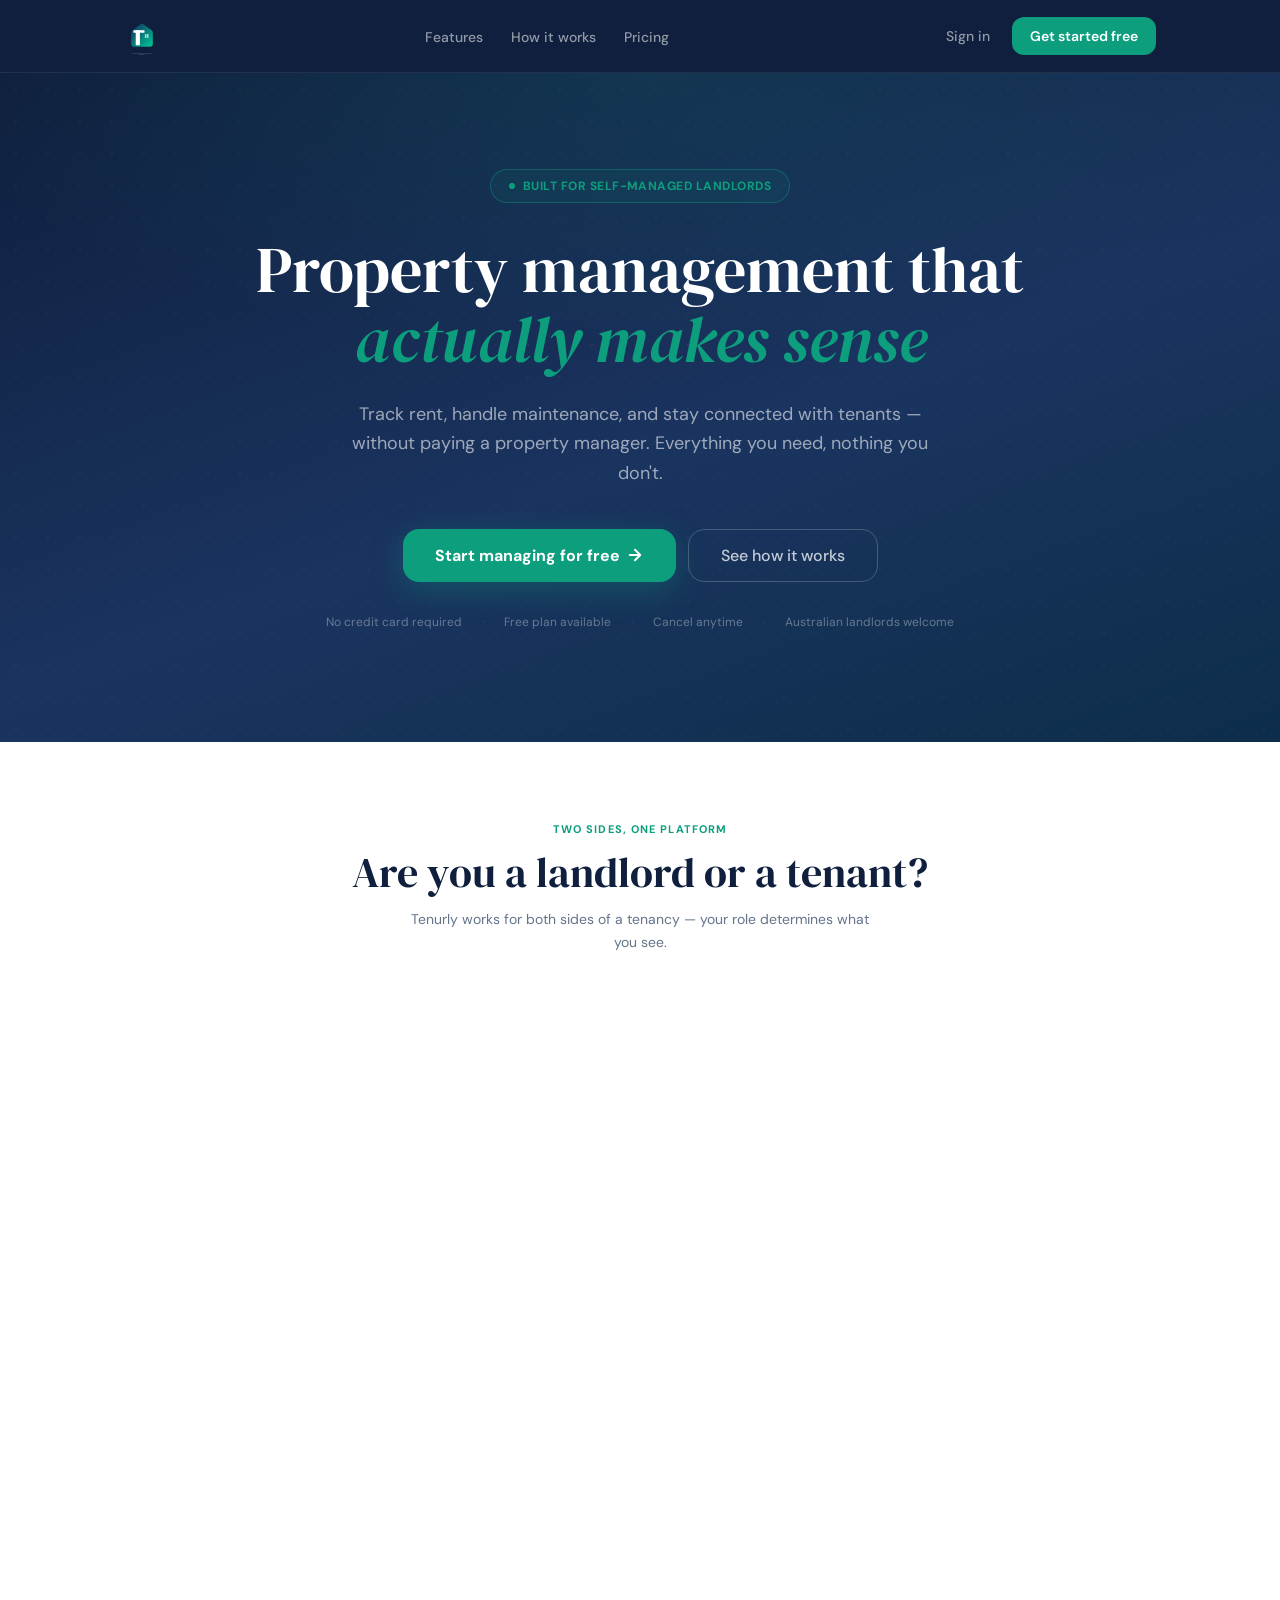
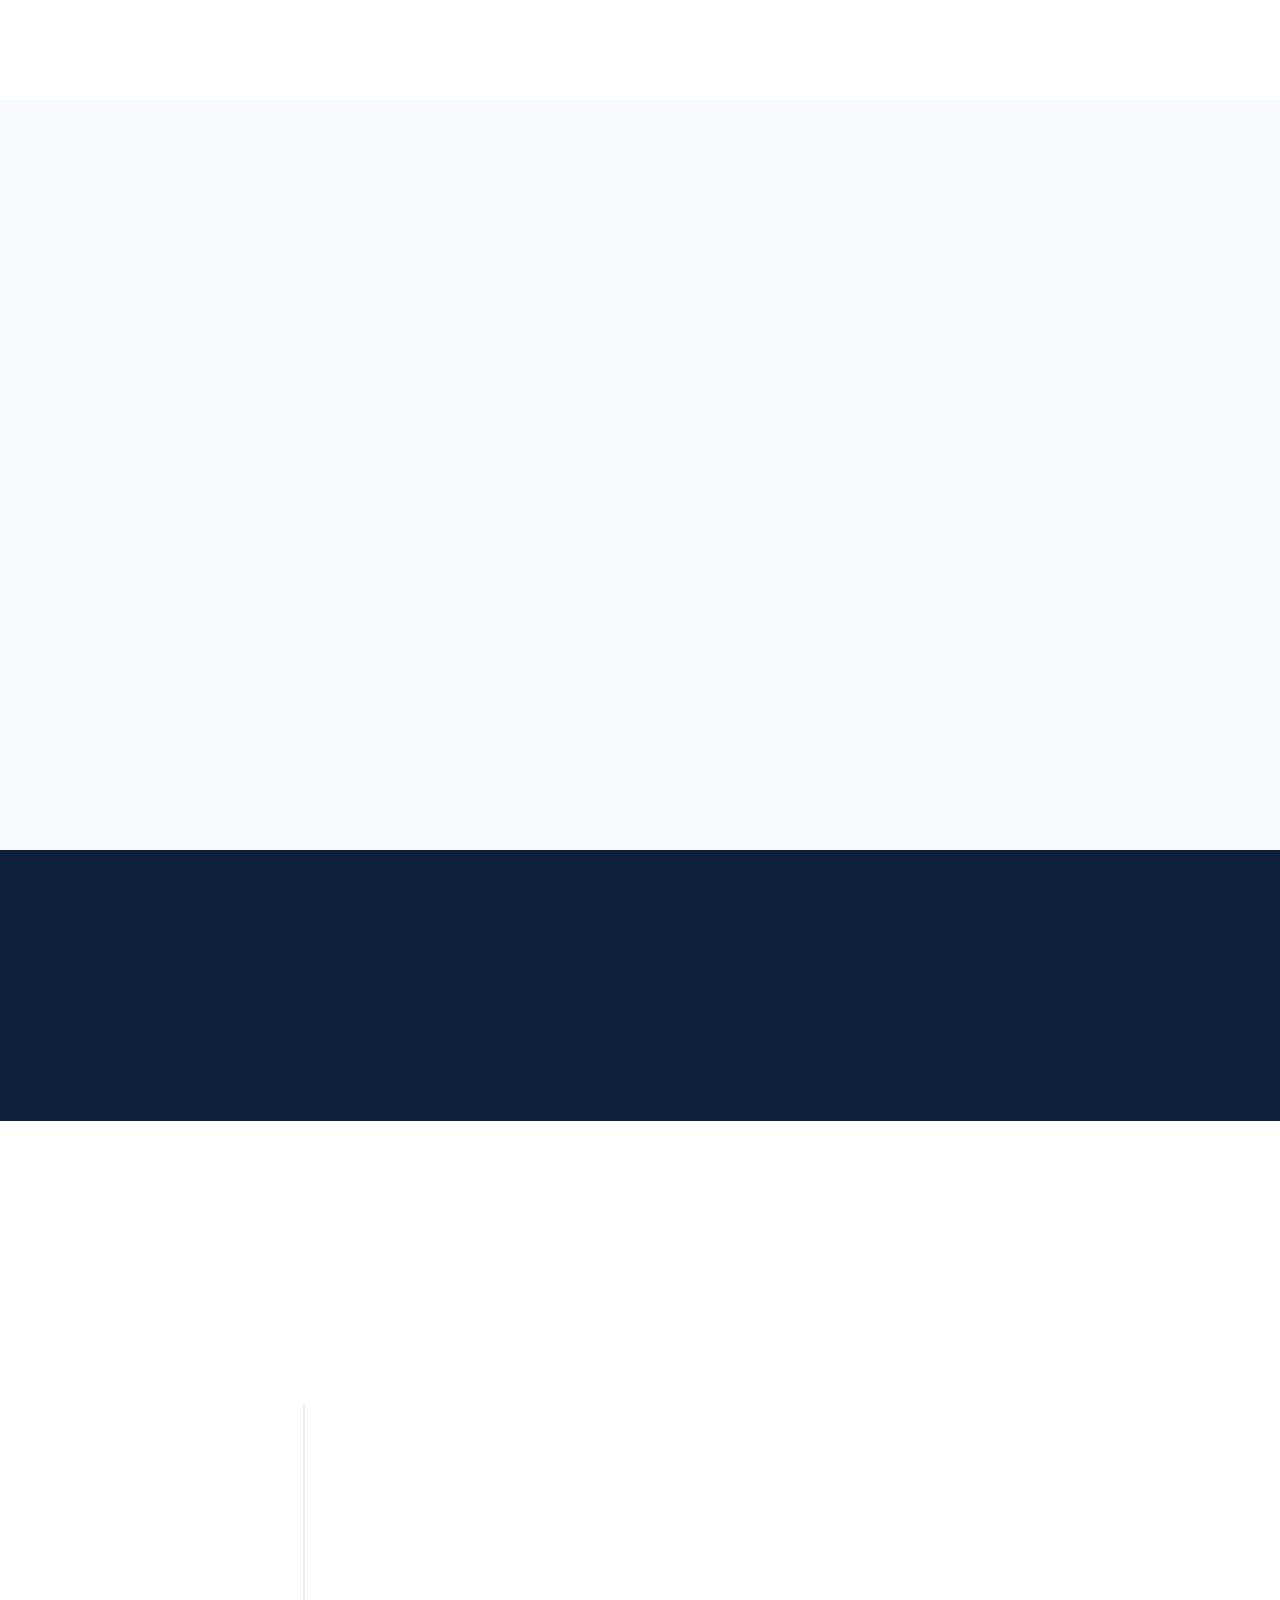
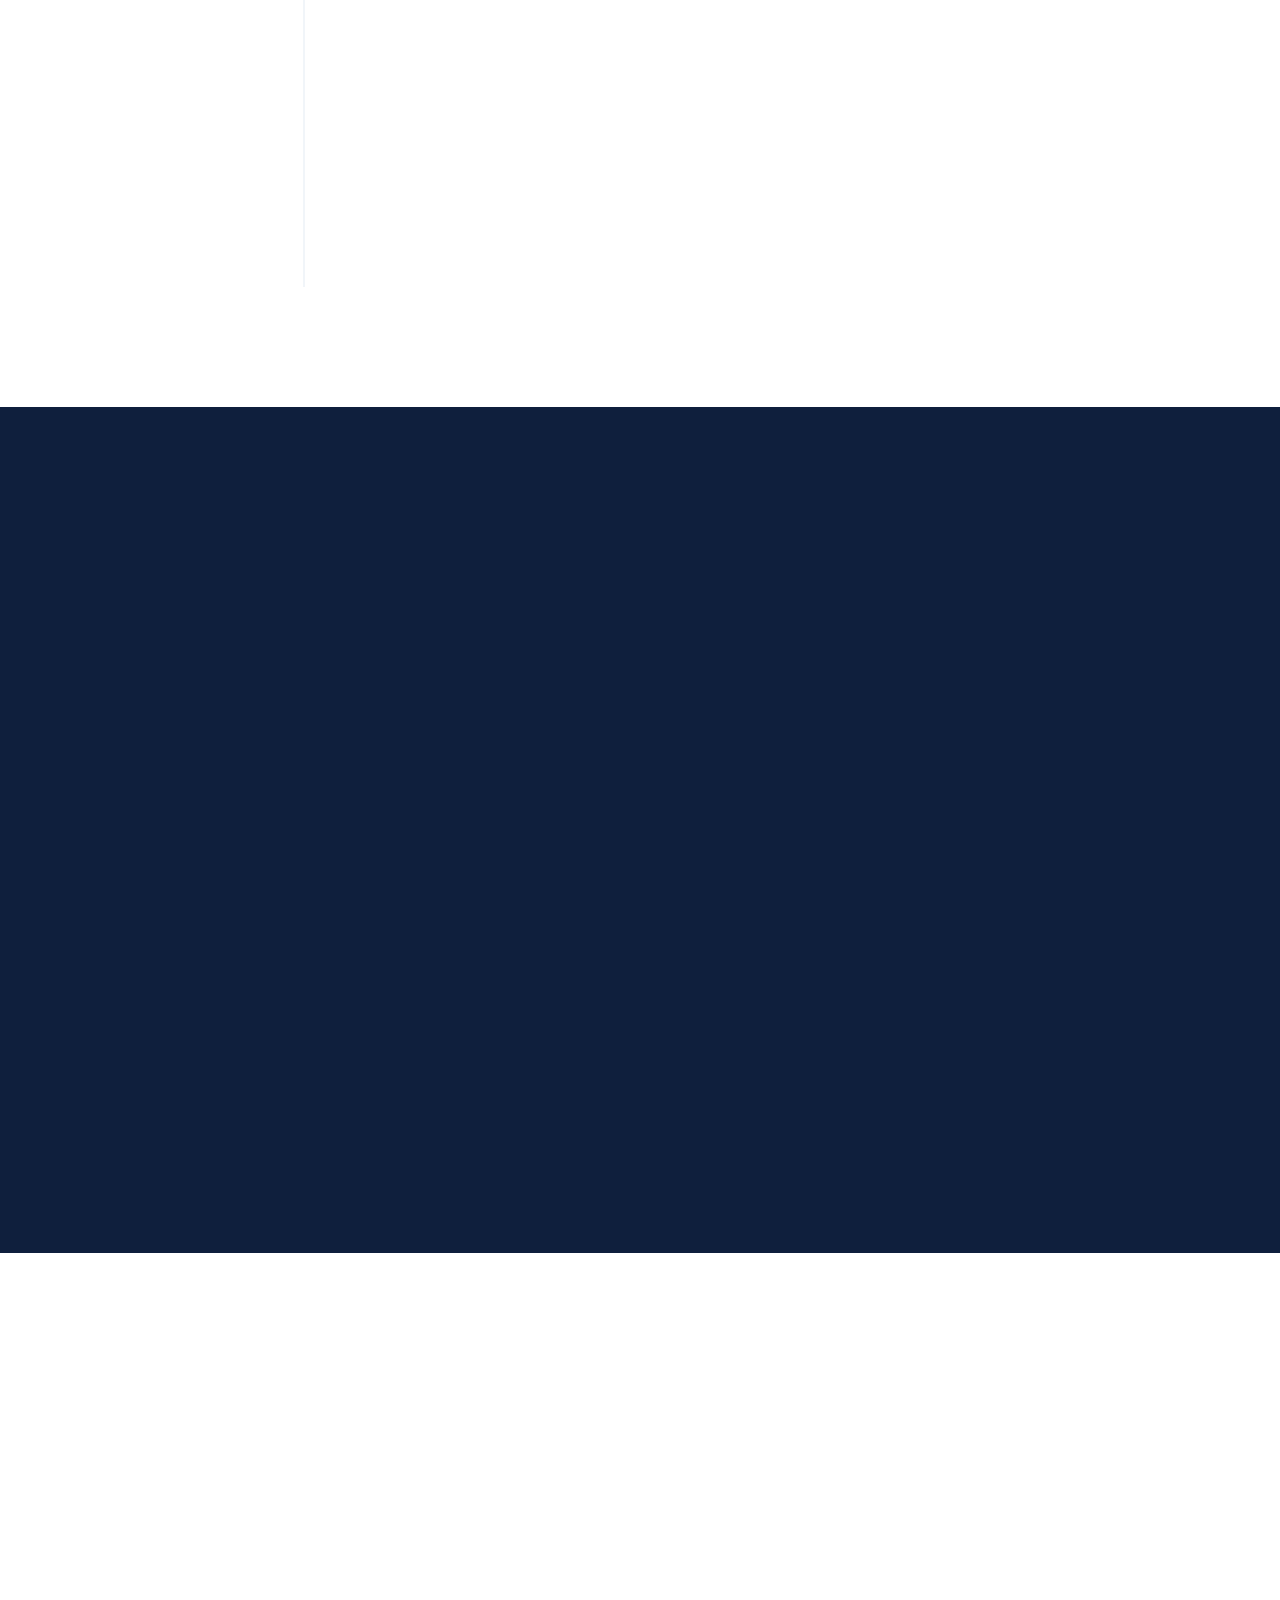
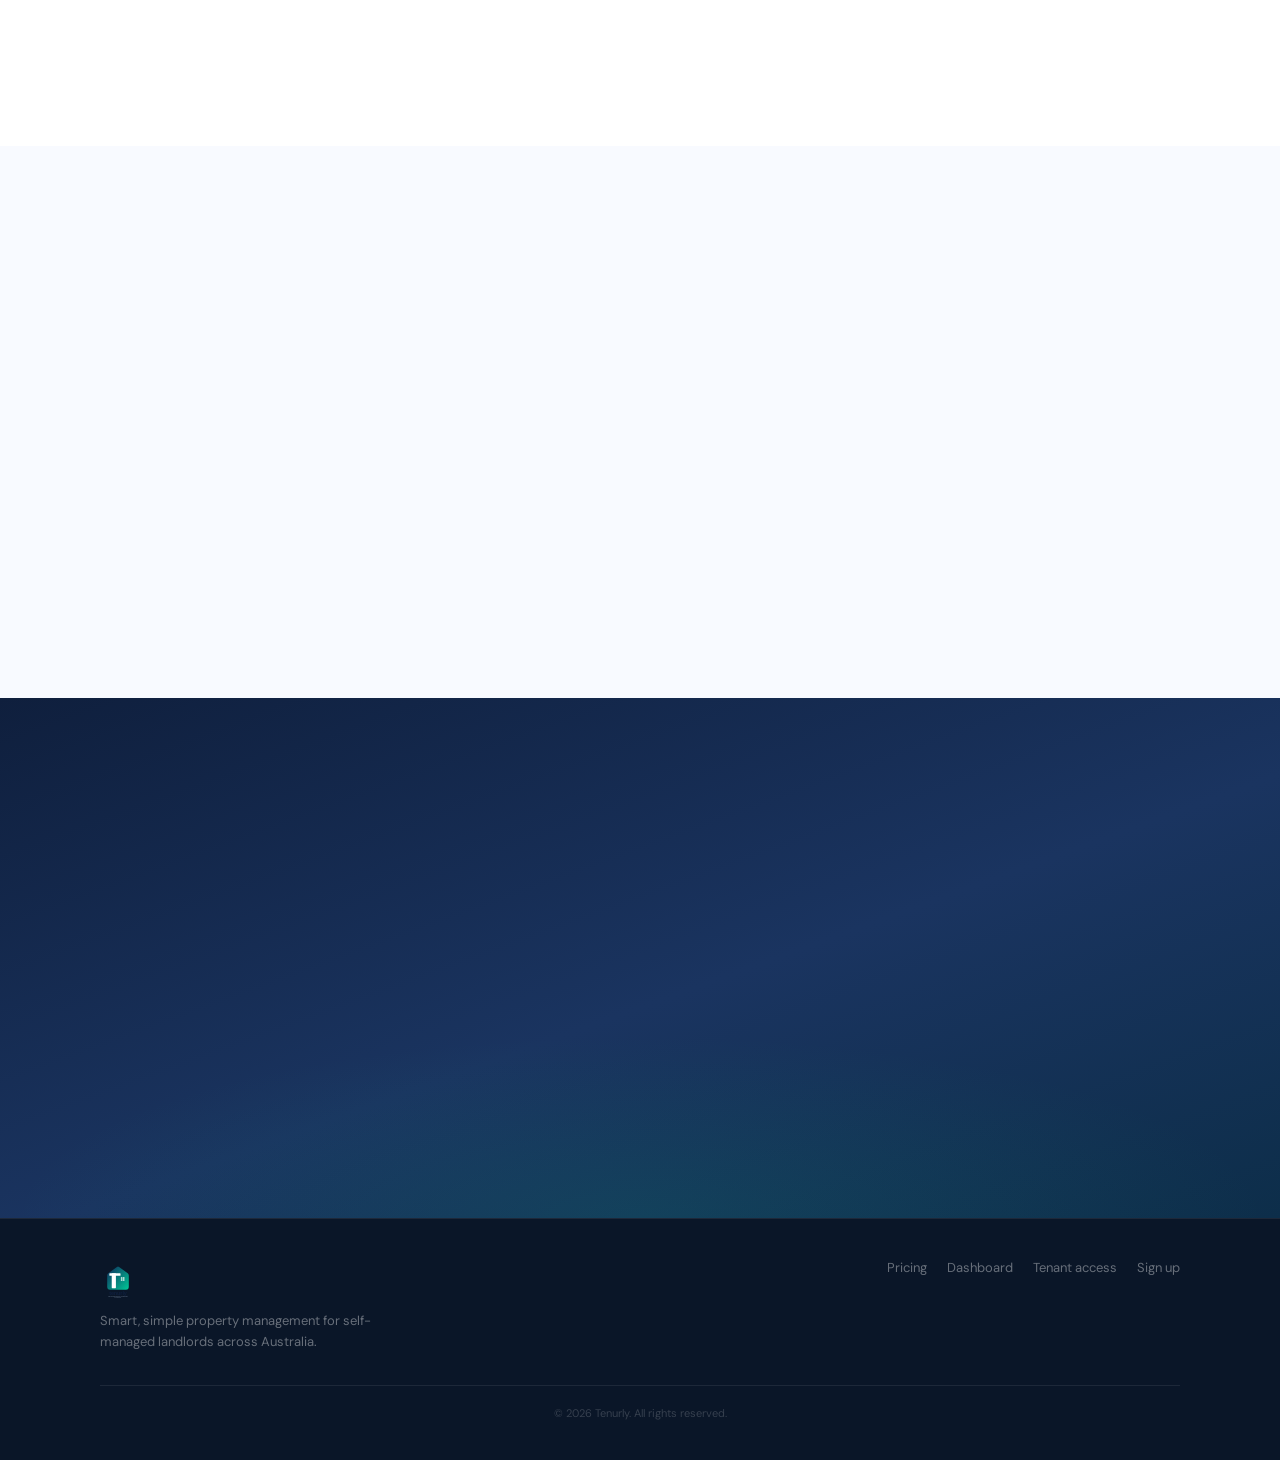
<file: landing/index.html>
<!DOCTYPE html>
<html lang="en">
<head>
  <meta charset="UTF-8" />
  <meta name="viewport" content="width=device-width, initial-scale=1.0" />
  <title>Tenurly — Self-Managed Property, Sorted</title>
  <meta name="description" content="Tenurly — smart, simple property management for self-managed landlords. Track rent, handle maintenance, and stay connected with tenants. Free to start." />

  <!-- !! REPLACE THIS with your real domain before going live !! -->
  <link rel="canonical" href="https://tenurly.app/" />

  <!-- Fonts -->
  <link rel="preconnect" href="https://fonts.googleapis.com" />
  <link rel="preconnect" href="https://fonts.gstatic.com" crossorigin />
  <link href="https://fonts.googleapis.com/css2?family=DM+Serif+Display:ital@0;1&family=DM+Sans:ital,opsz,wght@0,9..40,300;0,9..40,400;0,9..40,500;0,9..40,600;0,9..40,700&display=swap" rel="stylesheet" />

  <style>
    /* ─── RESET & BASE ─────────────────────────────── */
    *, *::before, *::after { box-sizing: border-box; margin: 0; padding: 0; }
    html { scroll-behavior: smooth; -webkit-font-smoothing: antialiased; }

    /* ─── TOKENS ───────────────────────────────────── */
    :root {
      --navy:      #0f1f3d;
      --navy-mid:  #1a3460;
      --navy-deep: #0a1628;
      --teal:      #0d9e7e;
      --teal-dark: #0b8a6e;
      --teal-pale: #e8f7f3;
      --white:     #ffffff;
      --slate-50:  #f8faff;
      --slate-100: #f1f5f9;
      --slate-200: #e2e8f0;
      --slate-400: #94a3b8;
      --slate-500: #64748b;
      --slate-700: #334155;
      --amber:     #fbbf24;
      --serif: 'DM Serif Display', Georgia, serif;
      --sans:  'DM Sans', 'Helvetica Neue', sans-serif;
    }

    body {
      font-family: var(--sans);
      color: var(--slate-700);
      background: var(--white);
      overflow-x: hidden;
    }

    /* ─── AUTH URL — update this one constant ──────── */
    /* Search for AUTH_URL in JS below to swap in your real login link */

    /* ─── UTILITIES ────────────────────────────────── */
    .serif { font-family: var(--serif); }
    .sans  { font-family: var(--sans);  }
    .container { max-width: 1080px; margin: 0 auto; padding: 0 24px; }
    .container--sm { max-width: 760px; margin: 0 auto; padding: 0 24px; }
    .container--md { max-width: 900px; margin: 0 auto; padding: 0 24px; }

    /* ─── ANIMATIONS ───────────────────────────────── */
    @keyframes fadeUp {
      from { opacity: 0; transform: translateY(28px); }
      to   { opacity: 1; transform: translateY(0); }
    }
    @keyframes fadeIn {
      from { opacity: 0; }
      to   { opacity: 1; }
    }
    @keyframes shimmer {
      0%   { background-position: -400px 0; }
      100% { background-position: 400px 0; }
    }
    @keyframes float {
      0%, 100% { transform: translateY(0px); }
      50%       { transform: translateY(-6px); }
    }
    @keyframes spin {
      to { transform: rotate(360deg); }
    }

    .anim-fade-up   { animation: fadeUp 0.7s ease forwards; }
    .anim-delay-1   { animation-delay: 0.1s; opacity: 0; }
    .anim-delay-2   { animation-delay: 0.2s; opacity: 0; }
    .anim-delay-3   { animation-delay: 0.35s; opacity: 0; }
    .anim-delay-4   { animation-delay: 0.5s; opacity: 0; }

    /* ─── NAV ──────────────────────────────────────── */
    #nav {
      position: sticky;
      top: 0;
      z-index: 100;
      background: var(--navy);
      border-bottom: 1px solid rgba(255,255,255,0.08);
      transition: box-shadow 0.3s;
    }
    #nav.scrolled { box-shadow: 0 4px 24px rgba(0,0,0,0.35); }

    .nav-inner {
      display: flex;
      align-items: center;
      justify-content: space-between;
      padding: 16px 24px;
      max-width: 1080px;
      margin: 0 auto;
    }
    .nav-logo { height: 24px; display: block; }
    .nav-links {
      display: flex;
      align-items: center;
      gap: 28px;
      list-style: none;
    }
    .nav-links a, .nav-links button {
      background: none; border: none; cursor: pointer;
      font-family: var(--sans); font-size: 14px; font-weight: 500;
      color: rgba(255,255,255,0.55);
      text-decoration: none;
      transition: color 0.2s;
    }
    .nav-links a:hover, .nav-links button:hover { color: var(--white); }

    .nav-actions { display: flex; align-items: center; gap: 10px; }
    .btn-ghost {
      font-family: var(--sans); font-size: 14px; font-weight: 500;
      color: rgba(255,255,255,0.55); background: none; border: none;
      cursor: pointer; padding: 8px 12px; border-radius: 8px;
      transition: color 0.2s, background 0.2s; text-decoration: none;
    }
    .btn-ghost:hover { color: var(--white); background: rgba(255,255,255,0.08); }

    .btn-primary {
      font-family: var(--sans); font-size: 14px; font-weight: 600;
      background: var(--teal); color: var(--white);
      border: none; cursor: pointer;
      padding: 10px 18px; border-radius: 12px;
      transition: background 0.2s, transform 0.15s;
      text-decoration: none; display: inline-flex; align-items: center; gap: 6px;
    }
    .btn-primary:hover { background: var(--teal-dark); transform: translateY(-1px); }
    .btn-primary:active { transform: translateY(0); }

    .btn-primary--lg {
      font-size: 16px; font-weight: 700;
      padding: 16px 32px; border-radius: 16px;
      box-shadow: 0 8px 32px rgba(13,158,126,0.3);
    }
    .btn-primary--lg:hover { box-shadow: 0 12px 40px rgba(13,158,126,0.45); }

    .btn-outline {
      font-family: var(--sans); font-size: 16px; font-weight: 500;
      background: transparent; color: rgba(255,255,255,0.75);
      border: 1.5px solid rgba(255,255,255,0.2); cursor: pointer;
      padding: 15px 32px; border-radius: 16px;
      transition: background 0.2s, color 0.2s, border-color 0.2s;
      text-decoration: none; display: inline-flex; align-items: center; gap: 6px;
    }
    .btn-outline:hover { background: rgba(255,255,255,0.08); color: var(--white); border-color: rgba(255,255,255,0.4); }

    /* Hamburger */
    .nav-hamburger {
      display: none; background: none; border: none; cursor: pointer;
      flex-direction: column; gap: 5px; padding: 4px;
    }
    .nav-hamburger span {
      display: block; width: 22px; height: 2px;
      background: rgba(255,255,255,0.7); border-radius: 2px;
      transition: transform 0.3s, opacity 0.3s;
    }
    .nav-hamburger.open span:nth-child(1) { transform: translateY(7px) rotate(45deg); }
    .nav-hamburger.open span:nth-child(2) { opacity: 0; }
    .nav-hamburger.open span:nth-child(3) { transform: translateY(-7px) rotate(-45deg); }

    .nav-mobile {
      display: none; flex-direction: column; gap: 0;
      background: var(--navy-deep); border-top: 1px solid rgba(255,255,255,0.08);
    }
    .nav-mobile.open { display: flex; }
    .nav-mobile a, .nav-mobile button {
      font-family: var(--sans); font-size: 15px; font-weight: 500;
      color: rgba(255,255,255,0.65); background: none; border: none;
      cursor: pointer; text-decoration: none;
      padding: 16px 24px; text-align: left;
      border-bottom: 1px solid rgba(255,255,255,0.05);
      transition: color 0.2s, background 0.2s;
    }
    .nav-mobile a:hover, .nav-mobile button:hover { color: var(--white); background: rgba(255,255,255,0.04); }
    .nav-mobile .mobile-cta { color: var(--teal) !important; font-weight: 700 !important; }

    @media (max-width: 768px) {
      .nav-links { display: none; }
      .btn-ghost  { display: none; }
      .nav-hamburger { display: flex; }
    }

    /* ─── HERO ─────────────────────────────────────── */
    #hero {
      background: linear-gradient(160deg, var(--navy) 0%, var(--navy-mid) 55%, #0d2e4a 100%);
      padding: 96px 24px 112px;
      position: relative;
      overflow: hidden;
    }
    #hero::before {
      content: '';
      position: absolute; inset: 0;
      background: radial-gradient(ellipse 80% 60% at 50% 0%, rgba(13,158,126,0.12) 0%, transparent 70%);
      pointer-events: none;
    }
    /* Subtle dot grid */
    #hero::after {
      content: '';
      position: absolute; inset: 0;
      background-image: radial-gradient(rgba(255,255,255,0.04) 1px, transparent 1px);
      background-size: 32px 32px;
      pointer-events: none;
    }

    .hero-inner { position: relative; z-index: 1; text-align: center; }

    .hero-badge {
      display: inline-flex; align-items: center; gap: 8px;
      border: 1px solid rgba(13,158,126,0.4);
      color: var(--teal); font-size: 12px; font-weight: 700;
      letter-spacing: 0.04em; text-transform: uppercase;
      padding: 8px 18px; border-radius: 100px; margin-bottom: 32px;
      background: rgba(13,158,126,0.08);
    }
    .hero-badge-dot {
      width: 6px; height: 6px; border-radius: 50%;
      background: var(--teal); animation: float 2s ease-in-out infinite;
    }

    .hero-h1 {
      font-family: var(--serif);
      font-size: clamp(38px, 6vw, 64px);
      font-weight: 400; line-height: 1.1;
      color: var(--white); margin-bottom: 24px;
    }
    .hero-h1 em { font-style: italic; color: var(--teal); }

    .hero-sub {
      font-size: clamp(15px, 2vw, 18px); font-weight: 400;
      color: rgba(255,255,255,0.58); line-height: 1.65;
      max-width: 580px; margin: 0 auto 40px;
    }

    .hero-ctas {
      display: flex; flex-wrap: wrap; align-items: center;
      justify-content: center; gap: 12px; margin-bottom: 32px;
    }

    .hero-trust {
      display: flex; flex-wrap: wrap; align-items: center;
      justify-content: center; gap: 20px;
      font-size: 12px; color: rgba(255,255,255,0.35);
    }
    .hero-trust-sep { color: rgba(255,255,255,0.15); }

    /* ─── TWO SIDES ────────────────────────────────── */
    #two-sides { padding: 80px 0; background: var(--white); }

    .section-label {
      font-size: 11px; font-weight: 700; letter-spacing: 0.1em;
      text-transform: uppercase; color: var(--teal);
      margin-bottom: 12px;
    }
    .section-h2 {
      font-family: var(--serif); font-weight: 400;
      font-size: clamp(26px, 4vw, 42px);
      color: var(--navy); margin-bottom: 12px; line-height: 1.15;
    }
    .section-sub {
      font-size: 14px; color: var(--slate-500); max-width: 480px;
      margin: 0 auto; line-height: 1.6;
    }

    .section-header { text-align: center; margin-bottom: 52px; }

    .two-sides-grid {
      display: grid; grid-template-columns: 1fr 1fr; gap: 20px; margin-bottom: 20px;
    }
    @media (max-width: 680px) { .two-sides-grid { grid-template-columns: 1fr; } }

    .side-card { border-radius: 20px; border: 1px solid var(--slate-200); overflow: hidden; box-shadow: 0 1px 4px rgba(0,0,0,0.05); }

    .side-card-header { padding: 28px 32px 24px; }
    .side-card-header--navy { background: var(--navy); }
    .side-card-header--teal { background: var(--teal); }

    .side-card-label {
      font-size: 10px; font-weight: 700; letter-spacing: 0.12em;
      text-transform: uppercase; margin-bottom: 6px;
    }
    .side-card-label--navy { color: rgba(255,255,255,0.38); }
    .side-card-label--teal { color: rgba(255,255,255,0.55); }

    .side-card-title {
      font-family: var(--serif); font-size: 22px; font-weight: 400;
      color: var(--white); margin-bottom: 8px;
    }
    .side-card-desc {
      font-size: 13px; line-height: 1.6;
    }
    .side-card-desc--navy { color: rgba(255,255,255,0.48); }
    .side-card-desc--teal { color: rgba(255,255,255,0.72); }

    .side-card-body { background: var(--white); padding: 28px 32px; }

    .feature-list { list-style: none; display: flex; flex-direction: column; gap: 10px; margin-bottom: 28px; }
    .feature-list li { display: flex; align-items: flex-start; gap: 10px; font-size: 13px; color: var(--slate-700); }
    .check-icon {
      width: 16px; height: 16px; flex-shrink: 0; margin-top: 1px;
      color: var(--teal);
    }

    .btn-card-navy {
      width: 100%; padding: 14px; border-radius: 12px;
      background: var(--navy); color: var(--white);
      border: none; cursor: pointer; font-family: var(--sans);
      font-size: 14px; font-weight: 600;
      transition: background 0.2s, transform 0.15s;
      text-decoration: none; display: block; text-align: center;
    }
    .btn-card-navy:hover { background: var(--navy-mid); transform: translateY(-1px); }

    .btn-card-teal-outline {
      width: 100%; padding: 13px; border-radius: 12px;
      background: transparent; color: var(--teal);
      border: 2px solid var(--teal); cursor: pointer; font-family: var(--sans);
      font-size: 14px; font-weight: 600;
      transition: background 0.2s, transform 0.15s;
      text-decoration: none; display: block; text-align: center;
    }
    .btn-card-teal-outline:hover { background: rgba(13,158,126,0.06); transform: translateY(-1px); }

    .tenant-note {
      background: var(--teal-pale); border: 1px solid rgba(13,158,126,0.2);
      border-radius: 16px; padding: 20px 24px;
      display: flex; align-items: flex-start; gap: 16px;
    }
    .tenant-note-emoji { font-size: 22px; flex-shrink: 0; line-height: 1; margin-top: 2px; }
    .tenant-note-title { font-weight: 700; font-size: 14px; color: var(--navy); margin-bottom: 5px; }
    .tenant-note-body { font-size: 13px; color: var(--slate-500); line-height: 1.6; }

    /* ─── FEATURES ─────────────────────────────────── */
    #features { padding: 80px 0; background: var(--slate-50); }

    .features-grid {
      display: grid; grid-template-columns: repeat(3, 1fr); gap: 16px;
    }
    @media (max-width: 860px) { .features-grid { grid-template-columns: repeat(2, 1fr); } }
    @media (max-width: 540px) { .features-grid { grid-template-columns: 1fr; } }

    .feature-card {
      background: var(--white); border-radius: 18px;
      border: 1px solid rgba(0,0,0,0.06); padding: 24px;
      transition: box-shadow 0.25s, transform 0.25s;
    }
    .feature-card:hover { box-shadow: 0 8px 32px rgba(0,0,0,0.09); transform: translateY(-3px); }

    .feature-card-emoji { font-size: 28px; margin-bottom: 16px; }
    .feature-card-title { font-weight: 700; font-size: 15px; color: var(--navy); margin-bottom: 8px; }
    .feature-card-desc  { font-size: 13px; color: var(--slate-500); line-height: 1.65; }

    /* ─── HOW IT WORKS ─────────────────────────────── */
    #how-it-works { padding: 80px 0; background: var(--white); }

    .steps { display: flex; flex-direction: column; gap: 16px; position: relative; }
    .steps::before {
      content: '';
      position: absolute; left: 19px; top: 40px;
      width: 2px; height: calc(100% - 80px);
      background: var(--slate-100);
    }
    @media (max-width: 560px) { .steps::before { display: none; } }

    .step { display: flex; align-items: flex-start; gap: 20px; }
    .step-num {
      width: 40px; height: 40px; border-radius: 50%;
      background: var(--navy); color: var(--white);
      display: flex; align-items: center; justify-content: center;
      font-size: 14px; font-weight: 700; flex-shrink: 0;
      position: relative; z-index: 1;
    }
    .step-body {
      background: var(--slate-50); border: 1px solid var(--slate-100);
      border-radius: 16px; padding: 20px 24px; flex: 1;
    }
    .step-title { font-weight: 700; font-size: 15px; color: var(--navy); margin-bottom: 5px; }
    .step-desc  { font-size: 13px; color: var(--slate-500); line-height: 1.6; }

    /* ─── STATS STRIP ──────────────────────────────── */
    #stats { padding: 60px 0; background: var(--navy); }
    .stats-grid {
      display: grid; grid-template-columns: repeat(4, 1fr); gap: 16px;
    }
    @media (max-width: 720px) { .stats-grid { grid-template-columns: repeat(2, 1fr); } }

    .stat-card {
      text-align: center; padding: 28px 16px;
      background: rgba(255,255,255,0.05); border-radius: 16px;
      border: 1px solid rgba(255,255,255,0.08);
    }
    .stat-value {
      font-family: var(--serif); font-size: 36px; font-weight: 400;
      color: var(--teal); margin-bottom: 8px;
    }
    .stat-label { font-size: 12px; color: rgba(255,255,255,0.45); line-height: 1.5; }

    /* ─── PRICING ──────────────────────────────────── */
    #pricing { padding: 80px 0; background: var(--navy); }

    .pricing-grid {
      display: grid; grid-template-columns: repeat(3, 1fr); gap: 16px; margin-bottom: 20px;
    }
    @media (max-width: 860px) { .pricing-grid { grid-template-columns: 1fr; max-width: 420px; margin-left: auto; margin-right: auto; } }

    .plan-card {
      border-radius: 20px; padding: 28px 24px;
      display: flex; flex-direction: column; gap: 20px;
      border: 1px solid rgba(255,255,255,0.1);
      background: rgba(255,255,255,0.05);
      position: relative; transition: transform 0.2s;
    }
    .plan-card:hover { transform: translateY(-4px); }
    .plan-card--featured {
      border: 2px solid var(--teal);
      background: rgba(255,255,255,0.09);
    }

    .plan-badge {
      position: absolute; top: -14px; left: 50%; transform: translateX(-50%);
      background: var(--teal); color: var(--white);
      font-size: 11px; font-weight: 700; padding: 5px 16px;
      border-radius: 100px; white-space: nowrap; letter-spacing: 0.04em;
    }

    .plan-name {
      font-size: 10px; font-weight: 700; letter-spacing: 0.12em;
      text-transform: uppercase; color: rgba(255,255,255,0.38); margin-bottom: 10px;
    }
    .plan-price {
      display: flex; align-items: flex-end; gap: 4px; margin-bottom: 4px;
    }
    .plan-price-value {
      font-family: var(--serif); font-size: 36px; color: var(--white); line-height: 1;
    }
    .plan-price-sub { font-size: 13px; color: rgba(255,255,255,0.38); margin-bottom: 4px; }
    .plan-desc { font-size: 12px; color: rgba(255,255,255,0.45); line-height: 1.55; }

    .plan-divider { height: 1px; background: rgba(255,255,255,0.1); }

    .plan-features { list-style: none; display: flex; flex-direction: column; gap: 8px; flex: 1; }
    .plan-features li {
      display: flex; align-items: center; gap: 8px;
      font-size: 12px; color: rgba(255,255,255,0.72);
    }
    .plan-features li.dimmed { color: rgba(255,255,255,0.2); }
    .plan-check { width: 13px; height: 13px; flex-shrink: 0; color: var(--teal); }
    .plan-check.dimmed { color: rgba(255,255,255,0.15); }

    .btn-plan-primary {
      width: 100%; padding: 13px; border-radius: 12px;
      background: var(--teal); color: var(--white);
      border: none; cursor: pointer; font-family: var(--sans);
      font-size: 13px; font-weight: 600;
      transition: background 0.2s; text-decoration: none;
      display: block; text-align: center;
    }
    .btn-plan-primary:hover { background: var(--teal-dark); }

    .btn-plan-outline {
      width: 100%; padding: 12px; border-radius: 12px;
      background: transparent; color: var(--white);
      border: 1px solid rgba(255,255,255,0.2); cursor: pointer; font-family: var(--sans);
      font-size: 13px; font-weight: 600;
      transition: background 0.2s; text-decoration: none;
      display: block; text-align: center;
    }
    .btn-plan-outline:hover { background: rgba(255,255,255,0.08); }

    .pricing-note {
      text-align: center; padding: 16px 24px;
      background: rgba(255,255,255,0.05); border-radius: 14px;
    }
    .pricing-note span { color: var(--teal); font-weight: 600; }
    .pricing-note p { color: rgba(255,255,255,0.5); font-size: 13px; }

    /* ─── TESTIMONIALS ─────────────────────────────── */
    #testimonials { padding: 80px 0; background: var(--white); }

    .testimonials-grid {
      display: grid; grid-template-columns: repeat(3, 1fr); gap: 16px;
    }
    @media (max-width: 860px) { .testimonials-grid { grid-template-columns: 1fr; max-width: 480px; margin: 0 auto; } }

    .testimonial-card {
      background: var(--slate-50); border: 1px solid var(--slate-100);
      border-radius: 18px; padding: 24px;
    }
    .stars { display: flex; gap: 2px; margin-bottom: 16px; }
    .star { color: var(--amber); font-size: 13px; }
    .testimonial-quote {
      font-size: 13px; color: var(--slate-700); line-height: 1.7;
      margin-bottom: 20px; font-style: italic;
    }
    .testimonial-author { display: flex; align-items: center; gap: 10px; }
    .author-avatar {
      width: 34px; height: 34px; border-radius: 50%;
      background: rgba(13,158,126,0.15);
      display: flex; align-items: center; justify-content: center;
      font-size: 12px; font-weight: 700; color: var(--teal); flex-shrink: 0;
    }
    .author-name { font-size: 12px; font-weight: 700; color: var(--navy); }
    .author-role { font-size: 11px; color: var(--slate-400); }

    /* ─── FINAL CTA ────────────────────────────────── */
    #final-cta {
      padding: 96px 24px;
      background: linear-gradient(160deg, var(--navy) 0%, var(--navy-mid) 55%, #0d2e4a 100%);
      text-align: center; position: relative; overflow: hidden;
    }
    #final-cta::before {
      content: '';
      position: absolute; inset: 0;
      background: radial-gradient(ellipse 70% 50% at 50% 100%, rgba(13,158,126,0.15) 0%, transparent 70%);
      pointer-events: none;
    }
    .final-cta-inner { position: relative; z-index: 1; max-width: 560px; margin: 0 auto; }
    .final-cta-h2 {
      font-family: var(--serif); font-size: clamp(30px, 5vw, 52px);
      font-weight: 400; color: var(--white); margin-bottom: 16px; line-height: 1.15;
    }
    .final-cta-sub { font-size: 15px; color: rgba(255,255,255,0.5); margin-bottom: 40px; line-height: 1.6; }
    .final-cta-privacy {
      display: flex; align-items: flex-start; justify-content: center;
      gap: 8px; font-size: 11px; color: rgba(255,255,255,0.28);
      margin-top: 24px; max-width: 380px; margin-left: auto; margin-right: auto;
    }

    /* ─── FOOTER ───────────────────────────────────── */
    footer {
      background: var(--navy-deep); padding: 40px 24px;
      border-top: 1px solid rgba(255,255,255,0.08);
    }
    .footer-inner {
      max-width: 1080px; margin: 0 auto;
      display: flex; flex-direction: column; gap: 32px;
    }
    .footer-top {
      display: flex; flex-wrap: wrap; align-items: flex-start;
      justify-content: space-between; gap: 24px;
    }
    .footer-logo { height: 22px; margin-bottom: 12px; display: block; }
    .footer-tagline { font-size: 13px; color: rgba(255,255,255,0.38); max-width: 280px; line-height: 1.6; }
    .footer-nav { display: flex; flex-wrap: wrap; gap: 20px; align-items: center; }
    .footer-nav a, .footer-nav button {
      font-family: var(--sans); font-size: 13px; color: rgba(255,255,255,0.38);
      text-decoration: none; background: none; border: none; cursor: pointer;
      transition: color 0.2s;
    }
    .footer-nav a:hover, .footer-nav button:hover { color: var(--white); }
    .footer-bottom {
      border-top: 1px solid rgba(255,255,255,0.08); padding-top: 20px;
      text-align: center; font-size: 11px; color: rgba(255,255,255,0.18);
    }

    /* ─── SCROLL REVEAL ────────────────────────────── */
    .reveal {
      opacity: 0; transform: translateY(24px);
      transition: opacity 0.65s ease, transform 0.65s ease;
    }
    .reveal.visible { opacity: 1; transform: translateY(0); }
    .reveal-delay-1 { transition-delay: 0.1s; }
    .reveal-delay-2 { transition-delay: 0.2s; }
    .reveal-delay-3 { transition-delay: 0.3s; }
    .reveal-delay-4 { transition-delay: 0.4s; }
    .reveal-delay-5 { transition-delay: 0.5s; }

    /* ─── FAQ ──────────────────────────────────────── */
    .faq-item { border-bottom: 1px solid var(--slate-100); }
    .faq-btn {
      width: 100%; display: flex; align-items: center; justify-content: space-between;
      padding: 20px 0; gap: 16px; background: none; border: none; cursor: pointer;
      font-family: var(--sans); font-size: 14px; font-weight: 600;
      color: var(--navy); text-align: left;
    }
    .faq-icon {
      width: 20px; height: 20px; flex-shrink: 0;
      color: var(--slate-400); transition: transform 0.25s;
    }
    .faq-item.open .faq-icon { transform: rotate(45deg); }
    .faq-answer {
      max-height: 0; overflow: hidden;
      transition: max-height 0.35s ease, padding 0.25s ease;
    }
    .faq-answer p {
      font-size: 13px; color: var(--slate-500); line-height: 1.7;
      padding-bottom: 20px;
    }
    .faq-item.open .faq-answer { max-height: 200px; }
  </style>
</head>
<body>

  <!-- ── NAV ──────────────────────────────────────────── -->
  <nav id="nav">
    <div class="nav-inner">
      <!-- Logo: using SVG wordmark fallback since we can't load Base44 CDN assets -->
      <a href="/" aria-label="Tenurly home">
        <img src="tenurly-logo.svg" alt="Tenurly" class="nav-logo" style="height:40px;" />
      </a>

      <ul class="nav-links">
        <li><button onclick="scrollTo('features')">Features</button></li>
        <li><button onclick="scrollTo('how-it-works')">How it works</button></li>
        <li><button onclick="scrollTo('pricing')">Pricing</button></li>
      </ul>

      <div class="nav-actions">
        <a href="#LOGIN_URL" class="btn-ghost">Sign in</a>
        <a href="#SIGNUP_URL" class="btn-primary">Get started free</a>
      </div>

      <button class="nav-hamburger" id="hamburger" aria-label="Menu">
        <span></span><span></span><span></span>
      </button>
    </div>

    <div class="nav-mobile" id="mobile-menu">
      <button onclick="scrollTo('features'); closeMobile()">Features</button>
      <button onclick="scrollTo('how-it-works'); closeMobile()">How it works</button>
      <button onclick="scrollTo('pricing'); closeMobile()">Pricing</button>
      <a href="#LOGIN_URL" class="mobile-cta">Sign in →</a>
      <a href="#SIGNUP_URL" class="mobile-cta">Get started free →</a>
    </div>
  </nav>

  <!-- ── HERO ─────────────────────────────────────────── -->
  <section id="hero">
    <div class="hero-inner container">
      <div class="hero-badge anim-fade-up anim-delay-1">
        <span class="hero-badge-dot"></span>
        Built for self-managed landlords
      </div>
      <h1 class="hero-h1 anim-fade-up anim-delay-2">
        Property management that<br>
        <em>actually makes sense</em>
      </h1>
      <p class="hero-sub anim-fade-up anim-delay-3">
        Track rent, handle maintenance, and stay connected with tenants — without paying a property manager. Everything you need, nothing you don't.
      </p>
      <div class="hero-ctas anim-fade-up anim-delay-4">
        <a href="#SIGNUP_URL" class="btn-primary btn-primary--lg">
          Start managing for free
          <svg width="18" height="18" viewBox="0 0 24 24" fill="none" stroke="currentColor" stroke-width="2.5" stroke-linecap="round" stroke-linejoin="round"><path d="M5 12h14M12 5l7 7-7 7"/></svg>
        </a>
        <button class="btn-outline" onclick="scrollTo('how-it-works')">See how it works</button>
      </div>
      <div class="hero-trust anim-fade-up anim-delay-4">
        <span>No credit card required</span>
        <span class="hero-trust-sep">·</span>
        <span>Free plan available</span>
        <span class="hero-trust-sep">·</span>
        <span>Cancel anytime</span>
        <span class="hero-trust-sep">·</span>
        <span>Australian landlords welcome</span>
      </div>
    </div>
  </section>

  <!-- ── TWO SIDES ────────────────────────────────────── -->
  <section id="two-sides">
    <div class="container">
      <div class="section-header reveal">
        <p class="section-label">Two sides, one platform</p>
        <h2 class="section-h2">Are you a landlord or a tenant?</h2>
        <p class="section-sub">Tenurly works for both sides of a tenancy — your role determines what you see.</p>
      </div>

      <div class="two-sides-grid">
        <!-- Landlord -->
        <div class="side-card reveal reveal-delay-1">
          <div class="side-card-header side-card-header--navy">
            <p class="side-card-label side-card-label--navy">For Landlords</p>
            <h3 class="side-card-title">You're in control</h3>
            <p class="side-card-desc side-card-desc--navy">Manage your properties, invite tenants, and keep everything organised — without an agent eating into your returns.</p>
          </div>
          <div class="side-card-body">
            <ul class="feature-list">
              <li>
                <svg class="check-icon" viewBox="0 0 24 24" fill="none" stroke="currentColor" stroke-width="2.5" stroke-linecap="round" stroke-linejoin="round"><path d="M22 11.08V12a10 10 0 1 1-5.93-9.14"/><polyline points="22 4 12 14.01 9 11.01"/></svg>
                Add properties and rooms, track every tenancy
              </li>
              <li>
                <svg class="check-icon" viewBox="0 0 24 24" fill="none" stroke="currentColor" stroke-width="2.5" stroke-linecap="round" stroke-linejoin="round"><path d="M22 11.08V12a10 10 0 1 1-5.93-9.14"/><polyline points="22 4 12 14.01 9 11.01"/></svg>
                Automated rent ledger and payment reminders
              </li>
              <li>
                <svg class="check-icon" viewBox="0 0 24 24" fill="none" stroke="currentColor" stroke-width="2.5" stroke-linecap="round" stroke-linejoin="round"><path d="M22 11.08V12a10 10 0 1 1-5.93-9.14"/><polyline points="22 4 12 14.01 9 11.01"/></svg>
                Maintenance request dashboard with job tracking
              </li>
              <li>
                <svg class="check-icon" viewBox="0 0 24 24" fill="none" stroke="currentColor" stroke-width="2.5" stroke-linecap="round" stroke-linejoin="round"><path d="M22 11.08V12a10 10 0 1 1-5.93-9.14"/><polyline points="22 4 12 14.01 9 11.01"/></svg>
                Expense tracking linked to each property
              </li>
              <li>
                <svg class="check-icon" viewBox="0 0 24 24" fill="none" stroke="currentColor" stroke-width="2.5" stroke-linecap="round" stroke-linejoin="round"><path d="M22 11.08V12a10 10 0 1 1-5.93-9.14"/><polyline points="22 4 12 14.01 9 11.01"/></svg>
                Lease expiry alerts so you're never caught off-guard
              </li>
              <li>
                <svg class="check-icon" viewBox="0 0 24 24" fill="none" stroke="currentColor" stroke-width="2.5" stroke-linecap="round" stroke-linejoin="round"><path d="M22 11.08V12a10 10 0 1 1-5.93-9.14"/><polyline points="22 4 12 14.01 9 11.01"/></svg>
                Tax-ready financial reports
              </li>
              <li>
                <svg class="check-icon" viewBox="0 0 24 24" fill="none" stroke="currentColor" stroke-width="2.5" stroke-linecap="round" stroke-linejoin="round"><path d="M22 11.08V12a10 10 0 1 1-5.93-9.14"/><polyline points="22 4 12 14.01 9 11.01"/></svg>
                Documents vault — leases, inspection reports, receipts
              </li>
              <li>
                <svg class="check-icon" viewBox="0 0 24 24" fill="none" stroke="currentColor" stroke-width="2.5" stroke-linecap="round" stroke-linejoin="round"><path d="M22 11.08V12a10 10 0 1 1-5.93-9.14"/><polyline points="22 4 12 14.01 9 11.01"/></svg>
                Invite tenants in 30 seconds via email
              </li>
            </ul>
            <a href="#SIGNUP_URL" class="btn-card-navy">Set up your properties →</a>
          </div>
        </div>

        <!-- Tenant -->
        <div class="side-card reveal reveal-delay-2">
          <div class="side-card-header side-card-header--teal">
            <p class="side-card-label side-card-label--teal">For Tenants</p>
            <h3 class="side-card-title">Everything you need, at a glance</h3>
            <p class="side-card-desc side-card-desc--teal">Your landlord invited you to Tenurly. Here's what you get — a simple, clear view of your tenancy.</p>
          </div>
          <div class="side-card-body">
            <ul class="feature-list">
              <li>
                <svg class="check-icon" viewBox="0 0 24 24" fill="none" stroke="currentColor" stroke-width="2.5" stroke-linecap="round" stroke-linejoin="round"><path d="M22 11.08V12a10 10 0 1 1-5.93-9.14"/><polyline points="22 4 12 14.01 9 11.01"/></svg>
                See your rent status and full payment history
              </li>
              <li>
                <svg class="check-icon" viewBox="0 0 24 24" fill="none" stroke="currentColor" stroke-width="2.5" stroke-linecap="round" stroke-linejoin="round"><path d="M22 11.08V12a10 10 0 1 1-5.93-9.14"/><polyline points="22 4 12 14.01 9 11.01"/></svg>
                Lodge repair or maintenance requests with photos
              </li>
              <li>
                <svg class="check-icon" viewBox="0 0 24 24" fill="none" stroke="currentColor" stroke-width="2.5" stroke-linecap="round" stroke-linejoin="round"><path d="M22 11.08V12a10 10 0 1 1-5.93-9.14"/><polyline points="22 4 12 14.01 9 11.01"/></svg>
                Track request status — no more texting into a void
              </li>
              <li>
                <svg class="check-icon" viewBox="0 0 24 24" fill="none" stroke="currentColor" stroke-width="2.5" stroke-linecap="round" stroke-linejoin="round"><path d="M22 11.08V12a10 10 0 1 1-5.93-9.14"/><polyline points="22 4 12 14.01 9 11.01"/></svg>
                Download your lease and important documents anytime
              </li>
              <li>
                <svg class="check-icon" viewBox="0 0 24 24" fill="none" stroke="currentColor" stroke-width="2.5" stroke-linecap="round" stroke-linejoin="round"><path d="M22 11.08V12a10 10 0 1 1-5.93-9.14"/><polyline points="22 4 12 14.01 9 11.01"/></svg>
                Chat with your landlord or housemates directly
              </li>
              <li>
                <svg class="check-icon" viewBox="0 0 24 24" fill="none" stroke="currentColor" stroke-width="2.5" stroke-linecap="round" stroke-linejoin="round"><path d="M22 11.08V12a10 10 0 1 1-5.93-9.14"/><polyline points="22 4 12 14.01 9 11.01"/></svg>
                Receive notifications for important updates
              </li>
            </ul>
            <a href="#ACCEPT_INVITE_URL" class="btn-card-teal-outline">Access your tenancy →</a>
          </div>
        </div>
      </div>

      <!-- Tenant explainer -->
      <div class="tenant-note reveal">
        <span class="tenant-note-emoji">🔑</span>
        <div>
          <p class="tenant-note-title">Tenants — how do I sign up?</p>
          <p class="tenant-note-body">You don't sign up directly. Your landlord sends you an invite link via email. Clicking it creates your account and connects you to your tenancy automatically. Your data is private — only you and your landlord can see it.</p>
        </div>
      </div>
    </div>
  </section>

  <!-- ── FEATURES ──────────────────────────────────────── -->
  <section id="features">
    <div class="container">
      <div class="section-header reveal">
        <p class="section-label">What's included</p>
        <h2 class="section-h2">Everything self-managed landlords need</h2>
        <p class="section-sub">No bloat. No features you'll never use. Just the core stuff that saves you time and avoids headaches.</p>
      </div>
      <div class="features-grid">
        <div class="feature-card reveal reveal-delay-1">
          <div class="feature-card-emoji">💰</div>
          <p class="feature-card-title">Rent tracking</p>
          <p class="feature-card-desc">Full ledger of every payment, charge and balance. Know exactly who's paid and who's behind — at a glance.</p>
        </div>
        <div class="feature-card reveal reveal-delay-2">
          <div class="feature-card-emoji">🔧</div>
          <p class="feature-card-title">Maintenance management</p>
          <p class="feature-card-desc">Tenants log issues, you track progress. From submitted to resolved — every job has a status and a trail.</p>
        </div>
        <div class="feature-card reveal reveal-delay-3">
          <div class="feature-card-emoji">📄</div>
          <p class="feature-card-title">Documents vault</p>
          <p class="feature-card-desc">Leases, inspections, invoices — stored securely against each property. Accessible by landlord and tenant.</p>
        </div>
        <div class="feature-card reveal reveal-delay-1">
          <div class="feature-card-emoji">⏰</div>
          <p class="feature-card-title">Lease expiry alerts</p>
          <p class="feature-card-desc">Get reminded 60 days before lease end. Never be caught scrambling for a renewal at the last minute.</p>
        </div>
        <div class="feature-card reveal reveal-delay-2">
          <div class="feature-card-emoji">📊</div>
          <p class="feature-card-title">Expense &amp; tax reports</p>
          <p class="feature-card-desc">Track every property expense and download tax-ready summaries when EOFY rolls around.</p>
        </div>
        <div class="feature-card reveal reveal-delay-3">
          <div class="feature-card-emoji">💬</div>
          <p class="feature-card-title">Built-in messaging</p>
          <p class="feature-card-desc">Chat with individual tenants or the whole household. Everything logged — no more lost SMS threads.</p>
        </div>
      </div>
    </div>
  </section>

  <!-- ── STATS ─────────────────────────────────────────── -->
  <section id="stats">
    <div class="container">
      <div class="stats-grid">
        <div class="stat-card reveal reveal-delay-1">
          <p class="stat-value">$0</p>
          <p class="stat-label">Agent fees per week. Self-manage and keep it.</p>
        </div>
        <div class="stat-card reveal reveal-delay-2">
          <p class="stat-value">5 min</p>
          <p class="stat-label">Average time to add a property and invite a tenant.</p>
        </div>
        <div class="stat-card reveal reveal-delay-3">
          <p class="stat-value">100%</p>
          <p class="stat-label">Private — your data stays yours. No third-party selling.</p>
        </div>
        <div class="stat-card reveal reveal-delay-4">
          <p class="stat-value">24/7</p>
          <p class="stat-label">Tenants can lodge maintenance requests any time.</p>
        </div>
      </div>
    </div>
  </section>

  <!-- ── HOW IT WORKS ──────────────────────────────────── -->
  <section id="how-it-works" style="padding: 80px 0; background: white;">
    <div class="container--sm">
      <div class="section-header reveal">
        <p class="section-label">Getting started</p>
        <h2 class="section-h2">Up and running in minutes</h2>
        <p class="section-sub">Setting up takes less time than a call to a property manager.</p>
      </div>
      <div class="steps">
        <div class="step reveal reveal-delay-1">
          <div class="step-num">1</div>
          <div class="step-body">
            <p class="step-title">Create your account</p>
            <p class="step-desc">Sign up as a landlord — free, no credit card. Takes about 30 seconds.</p>
          </div>
        </div>
        <div class="step reveal reveal-delay-2">
          <div class="step-num">2</div>
          <div class="step-body">
            <p class="step-title">Add your property</p>
            <p class="step-desc">Enter your property address and rooms. Multi-property portfolios are fully supported.</p>
          </div>
        </div>
        <div class="step reveal reveal-delay-3">
          <div class="step-num">3</div>
          <div class="step-body">
            <p class="step-title">Invite your tenant</p>
            <p class="step-desc">Enter their email and hit send. They receive a link, create a free account, and they're connected automatically.</p>
          </div>
        </div>
        <div class="step reveal reveal-delay-4">
          <div class="step-num">4</div>
          <div class="step-body">
            <p class="step-title">Set up rent tracking</p>
            <p class="step-desc">Add the weekly or monthly rent amount, start date, and payment schedule. Tenurly starts tracking from day one.</p>
          </div>
        </div>
        <div class="step reveal reveal-delay-5">
          <div class="step-num">5</div>
          <div class="step-body">
            <p class="step-title">You're managing</p>
            <p class="step-desc">Your dashboard shows everything — rent status, open maintenance jobs, lease dates, and messages. No property manager required.</p>
          </div>
        </div>
      </div>
    </div>
  </section>

  <!-- ── PRICING ───────────────────────────────────────── -->
  <section id="pricing">
    <div class="container">
      <div class="section-header reveal" style="color: white;">
        <p class="section-label" style="color: rgba(255,255,255,0.4);">Simple pricing</p>
        <h2 class="section-h2" style="color: white;">Pay for what you manage</h2>
        <p class="section-sub" style="color: rgba(255,255,255,0.5);">Start free. Scale as your portfolio grows. Tenants are always free.</p>
      </div>
      <div class="pricing-grid">
        <!-- Starter -->
        <div class="plan-card reveal reveal-delay-1">
          <div>
            <p class="plan-name">Starter</p>
            <div class="plan-price">
              <span class="plan-price-value">Free</span>
              <span class="plan-price-sub">forever</span>
            </div>
            <p class="plan-desc">For landlords just getting started with 1 property.</p>
          </div>
          <div class="plan-divider"></div>
          <ul class="plan-features">
            <li><svg class="plan-check" viewBox="0 0 24 24" fill="none" stroke="currentColor" stroke-width="2.5" stroke-linecap="round" stroke-linejoin="round"><path d="M22 11.08V12a10 10 0 1 1-5.93-9.14"/><polyline points="22 4 12 14.01 9 11.01"/></svg>1 property</li>
            <li><svg class="plan-check" viewBox="0 0 24 24" fill="none" stroke="currentColor" stroke-width="2.5" stroke-linecap="round" stroke-linejoin="round"><path d="M22 11.08V12a10 10 0 1 1-5.93-9.14"/><polyline points="22 4 12 14.01 9 11.01"/></svg>Up to 3 tenants</li>
            <li><svg class="plan-check" viewBox="0 0 24 24" fill="none" stroke="currentColor" stroke-width="2.5" stroke-linecap="round" stroke-linejoin="round"><path d="M22 11.08V12a10 10 0 1 1-5.93-9.14"/><polyline points="22 4 12 14.01 9 11.01"/></svg>Rent ledger &amp; tracking</li>
            <li><svg class="plan-check" viewBox="0 0 24 24" fill="none" stroke="currentColor" stroke-width="2.5" stroke-linecap="round" stroke-linejoin="round"><path d="M22 11.08V12a10 10 0 1 1-5.93-9.14"/><polyline points="22 4 12 14.01 9 11.01"/></svg>Maintenance requests</li>
            <li><svg class="plan-check" viewBox="0 0 24 24" fill="none" stroke="currentColor" stroke-width="2.5" stroke-linecap="round" stroke-linejoin="round"><path d="M22 11.08V12a10 10 0 1 1-5.93-9.14"/><polyline points="22 4 12 14.01 9 11.01"/></svg>Document storage</li>
            <li class="dimmed"><svg class="plan-check dimmed" viewBox="0 0 24 24" fill="none" stroke="currentColor" stroke-width="2.5" stroke-linecap="round" stroke-linejoin="round"><path d="M22 11.08V12a10 10 0 1 1-5.93-9.14"/><polyline points="22 4 12 14.01 9 11.01"/></svg>Financial reports</li>
            <li class="dimmed"><svg class="plan-check dimmed" viewBox="0 0 24 24" fill="none" stroke="currentColor" stroke-width="2.5" stroke-linecap="round" stroke-linejoin="round"><path d="M22 11.08V12a10 10 0 1 1-5.93-9.14"/><polyline points="22 4 12 14.01 9 11.01"/></svg>Priority support</li>
          </ul>
          <a href="#SIGNUP_URL" class="btn-plan-outline">Get started free</a>
        </div>

        <!-- Growth (featured) -->
        <div class="plan-card plan-card--featured reveal reveal-delay-2">
          <span class="plan-badge">Most popular</span>
          <div style="padding-top: 8px;">
            <p class="plan-name">Growth</p>
            <div class="plan-price">
              <span class="plan-price-value">$19</span>
              <span class="plan-price-sub">/ month</span>
            </div>
            <p class="plan-desc">For landlords with a growing portfolio of up to 10 properties.</p>
          </div>
          <div class="plan-divider"></div>
          <ul class="plan-features">
            <li><svg class="plan-check" viewBox="0 0 24 24" fill="none" stroke="currentColor" stroke-width="2.5" stroke-linecap="round" stroke-linejoin="round"><path d="M22 11.08V12a10 10 0 1 1-5.93-9.14"/><polyline points="22 4 12 14.01 9 11.01"/></svg>Up to 10 properties</li>
            <li><svg class="plan-check" viewBox="0 0 24 24" fill="none" stroke="currentColor" stroke-width="2.5" stroke-linecap="round" stroke-linejoin="round"><path d="M22 11.08V12a10 10 0 1 1-5.93-9.14"/><polyline points="22 4 12 14.01 9 11.01"/></svg>Unlimited tenants</li>
            <li><svg class="plan-check" viewBox="0 0 24 24" fill="none" stroke="currentColor" stroke-width="2.5" stroke-linecap="round" stroke-linejoin="round"><path d="M22 11.08V12a10 10 0 1 1-5.93-9.14"/><polyline points="22 4 12 14.01 9 11.01"/></svg>Rent ledger &amp; tracking</li>
            <li><svg class="plan-check" viewBox="0 0 24 24" fill="none" stroke="currentColor" stroke-width="2.5" stroke-linecap="round" stroke-linejoin="round"><path d="M22 11.08V12a10 10 0 1 1-5.93-9.14"/><polyline points="22 4 12 14.01 9 11.01"/></svg>Maintenance requests</li>
            <li><svg class="plan-check" viewBox="0 0 24 24" fill="none" stroke="currentColor" stroke-width="2.5" stroke-linecap="round" stroke-linejoin="round"><path d="M22 11.08V12a10 10 0 1 1-5.93-9.14"/><polyline points="22 4 12 14.01 9 11.01"/></svg>Document storage</li>
            <li><svg class="plan-check" viewBox="0 0 24 24" fill="none" stroke="currentColor" stroke-width="2.5" stroke-linecap="round" stroke-linejoin="round"><path d="M22 11.08V12a10 10 0 1 1-5.93-9.14"/><polyline points="22 4 12 14.01 9 11.01"/></svg>Financial reports &amp; tax export</li>
            <li><svg class="plan-check" viewBox="0 0 24 24" fill="none" stroke="currentColor" stroke-width="2.5" stroke-linecap="round" stroke-linejoin="round"><path d="M22 11.08V12a10 10 0 1 1-5.93-9.14"/><polyline points="22 4 12 14.01 9 11.01"/></svg>Lease expiry alerts</li>
            <li><svg class="plan-check" viewBox="0 0 24 24" fill="none" stroke="currentColor" stroke-width="2.5" stroke-linecap="round" stroke-linejoin="round"><path d="M22 11.08V12a10 10 0 1 1-5.93-9.14"/><polyline points="22 4 12 14.01 9 11.01"/></svg>All messaging features</li>
          </ul>
          <a href="#SIGNUP_URL" class="btn-plan-primary">Start free 14-day trial</a>
        </div>

        <!-- Portfolio -->
        <div class="plan-card reveal reveal-delay-3">
          <div>
            <p class="plan-name">Portfolio</p>
            <div class="plan-price">
              <span class="plan-price-value">$49</span>
              <span class="plan-price-sub">/ month</span>
            </div>
            <p class="plan-desc">For serious landlords managing large or complex portfolios.</p>
          </div>
          <div class="plan-divider"></div>
          <ul class="plan-features">
            <li><svg class="plan-check" viewBox="0 0 24 24" fill="none" stroke="currentColor" stroke-width="2.5" stroke-linecap="round" stroke-linejoin="round"><path d="M22 11.08V12a10 10 0 1 1-5.93-9.14"/><polyline points="22 4 12 14.01 9 11.01"/></svg>Unlimited properties</li>
            <li><svg class="plan-check" viewBox="0 0 24 24" fill="none" stroke="currentColor" stroke-width="2.5" stroke-linecap="round" stroke-linejoin="round"><path d="M22 11.08V12a10 10 0 1 1-5.93-9.14"/><polyline points="22 4 12 14.01 9 11.01"/></svg>Unlimited tenants</li>
            <li><svg class="plan-check" viewBox="0 0 24 24" fill="none" stroke="currentColor" stroke-width="2.5" stroke-linecap="round" stroke-linejoin="round"><path d="M22 11.08V12a10 10 0 1 1-5.93-9.14"/><polyline points="22 4 12 14.01 9 11.01"/></svg>Everything in Growth</li>
            <li><svg class="plan-check" viewBox="0 0 24 24" fill="none" stroke="currentColor" stroke-width="2.5" stroke-linecap="round" stroke-linejoin="round"><path d="M22 11.08V12a10 10 0 1 1-5.93-9.14"/><polyline points="22 4 12 14.01 9 11.01"/></svg>Priority support</li>
            <li><svg class="plan-check" viewBox="0 0 24 24" fill="none" stroke="currentColor" stroke-width="2.5" stroke-linecap="round" stroke-linejoin="round"><path d="M22 11.08V12a10 10 0 1 1-5.93-9.14"/><polyline points="22 4 12 14.01 9 11.01"/></svg>Advanced reporting</li>
            <li><svg class="plan-check" viewBox="0 0 24 24" fill="none" stroke="currentColor" stroke-width="2.5" stroke-linecap="round" stroke-linejoin="round"><path d="M22 11.08V12a10 10 0 1 1-5.93-9.14"/><polyline points="22 4 12 14.01 9 11.01"/></svg>Trust &amp; entity support</li>
            <li><svg class="plan-check" viewBox="0 0 24 24" fill="none" stroke="currentColor" stroke-width="2.5" stroke-linecap="round" stroke-linejoin="round"><path d="M22 11.08V12a10 10 0 1 1-5.93-9.14"/><polyline points="22 4 12 14.01 9 11.01"/></svg>Bulk operations</li>
          </ul>
          <a href="#CONTACT_URL" class="btn-plan-outline">Contact us</a>
        </div>
      </div>
      <div class="pricing-note reveal">
        <p><span>Tenants are always free</span> — your tenants never pay to use Tenurly.</p>
      </div>
    </div>
  </section>

  <!-- ── TESTIMONIALS ──────────────────────────────────── -->
  <section id="testimonials">
    <div class="container">
      <div class="section-header reveal">
        <p class="section-label">Why landlords choose us</p>
        <h2 class="section-h2">Built by landlords, for landlords</h2>
      </div>
      <div class="testimonials-grid">
        <div class="testimonial-card reveal reveal-delay-1">
          <div class="stars">★★★★★</div>
          <p class="testimonial-quote">"Finally something that doesn't feel like it was built for a property management company. It's clean, it works, and my tenants actually use it."</p>
          <div class="testimonial-author">
            <div class="author-avatar">M</div>
            <div>
              <p class="author-name">Michael T.</p>
              <p class="author-role">4 properties · Brisbane QLD</p>
            </div>
          </div>
        </div>
        <div class="testimonial-card reveal reveal-delay-2">
          <div class="stars">★★★★★</div>
          <p class="testimonial-quote">"I was tracking everything in a spreadsheet. Tenurly took maybe an hour to set up and I haven't touched the spreadsheet since."</p>
          <div class="testimonial-author">
            <div class="author-avatar">S</div>
            <div>
              <p class="author-name">Sarah K.</p>
              <p class="author-role">2 properties · Melbourne VIC</p>
            </div>
          </div>
        </div>
        <div class="testimonial-card reveal reveal-delay-3">
          <div class="stars">★★★★★</div>
          <p class="testimonial-quote">"As a tenant, I love being able to see my payment history and submit repairs without having to chase anyone down."</p>
          <div class="testimonial-author">
            <div class="author-avatar">J</div>
            <div>
              <p class="author-name">James R.</p>
              <p class="author-role">Tenant · Sydney NSW</p>
            </div>
          </div>
        </div>
      </div>
    </div>
  </section>

  <!-- ── FAQ ──────────────────────────────────────────── -->
  <section style="padding: 60px 0; background: var(--slate-50);">
    <div class="container--md">
      <div class="section-header reveal">
        <p class="section-label">Common questions</p>
        <h2 class="section-h2">FAQ</h2>
      </div>
      <div id="faq" class="reveal">
        <div class="faq-item">
          <button class="faq-btn" onclick="toggleFaq(this)">
            Is there a free trial?
            <svg class="faq-icon" viewBox="0 0 24 24" fill="none" stroke="currentColor" stroke-width="2" stroke-linecap="round" stroke-linejoin="round"><line x1="12" y1="5" x2="12" y2="19"/><line x1="5" y1="12" x2="19" y2="12"/></svg>
          </button>
          <div class="faq-answer"><p>Yes — Growth and Portfolio plans include a 14-day free trial. No credit card required to start.</p></div>
        </div>
        <div class="faq-item">
          <button class="faq-btn" onclick="toggleFaq(this)">
            Can I manage multiple properties?
            <svg class="faq-icon" viewBox="0 0 24 24" fill="none" stroke="currentColor" stroke-width="2" stroke-linecap="round" stroke-linejoin="round"><line x1="12" y1="5" x2="12" y2="19"/><line x1="5" y1="12" x2="19" y2="12"/></svg>
          </button>
          <div class="faq-answer"><p>Yes — the Growth plan supports up to 10 properties. Portfolio is unlimited.</p></div>
        </div>
        <div class="faq-item">
          <button class="faq-btn" onclick="toggleFaq(this)">
            What if I cancel?
            <svg class="faq-icon" viewBox="0 0 24 24" fill="none" stroke="currentColor" stroke-width="2" stroke-linecap="round" stroke-linejoin="round"><line x1="12" y1="5" x2="12" y2="19"/><line x1="5" y1="12" x2="19" y2="12"/></svg>
          </button>
          <div class="faq-answer"><p>You can cancel anytime. Your data is retained for 90 days after cancellation.</p></div>
        </div>
        <div class="faq-item">
          <button class="faq-btn" onclick="toggleFaq(this)">
            Do my tenants need to pay?
            <svg class="faq-icon" viewBox="0 0 24 24" fill="none" stroke="currentColor" stroke-width="2" stroke-linecap="round" stroke-linejoin="round"><line x1="12" y1="5" x2="12" y2="19"/><line x1="5" y1="12" x2="19" y2="12"/></svg>
          </button>
          <div class="faq-answer"><p>Never. Tenants use Tenurly completely free.</p></div>
        </div>
        <div class="faq-item">
          <button class="faq-btn" onclick="toggleFaq(this)">
            Is my data secure?
            <svg class="faq-icon" viewBox="0 0 24 24" fill="none" stroke="currentColor" stroke-width="2" stroke-linecap="round" stroke-linejoin="round"><line x1="12" y1="5" x2="12" y2="19"/><line x1="5" y1="12" x2="19" y2="12"/></svg>
          </button>
          <div class="faq-answer"><p>Yes — all data is encrypted and private. We never share your information with real estate agents, advertisers, or any third parties.</p></div>
        </div>
      </div>
    </div>
  </section>

  <!-- ── FINAL CTA ─────────────────────────────────────── -->
  <section id="final-cta">
    <div class="final-cta-inner">
      <h2 class="final-cta-h2 reveal">Ready to self-manage, properly?</h2>
      <p class="final-cta-sub reveal">Join landlords who've ditched the spreadsheets and the agent fees. Your first property is free, forever.</p>
      <a href="#SIGNUP_URL" class="btn-primary btn-primary--lg reveal">
        Get started — it's free
        <svg width="18" height="18" viewBox="0 0 24 24" fill="none" stroke="currentColor" stroke-width="2.5" stroke-linecap="round" stroke-linejoin="round"><path d="M5 12h14M12 5l7 7-7 7"/></svg>
      </a>
      <div class="final-cta-privacy reveal">
        <svg width="13" height="13" viewBox="0 0 24 24" fill="none" stroke="currentColor" stroke-width="2" stroke-linecap="round" stroke-linejoin="round" style="flex-shrink:0;margin-top:1px"><rect x="3" y="11" width="18" height="11" rx="2" ry="2"/><path d="M7 11V7a5 5 0 0 1 10 0v4"/></svg>
        <span>Your data is private and encrypted. We don't sell to agents, advertisers, or anyone else. Your tenant information is yours.</span>
      </div>
    </div>
  </section>

  <!-- ── FOOTER ────────────────────────────────────────── -->
  <footer>
    <div class="footer-inner">
      <div class="footer-top">
        <div>
          <img src="tenurly-logo.svg" alt="Tenurly" class="footer-logo" style="height:40px;" />
          <p class="footer-tagline">Smart, simple property management for self-managed landlords across Australia.</p>
        </div>
        <nav class="footer-nav">
          <button onclick="scrollTo('pricing')">Pricing</button>
          <a href="#SIGNUP_URL">Dashboard</a>
          <a href="#ACCEPT_INVITE_URL">Tenant access</a>
          <a href="#SIGNUP_URL">Sign up</a>
        </nav>
      </div>
      <div class="footer-bottom">
        <p>© 2026 Tenurly. All rights reserved.</p>
      </div>
    </div>
  </footer>

  <script>
    /* ── AUTH URLS — swap these when your auth is ready ── */
    /* Search for #SIGNUP_URL, #LOGIN_URL, #ACCEPT_INVITE_URL, #CONTACT_URL */
    /* and replace with your actual URLs throughout this file.               */
    /* e.g. replace '#SIGNUP_URL' with 'https://app.tenurly.app/signup'     */

    /* ── NAV SCROLL EFFECT ─────────────────────────────── */
    const nav = document.getElementById('nav');
    window.addEventListener('scroll', () => {
      nav.classList.toggle('scrolled', window.scrollY > 20);
    }, { passive: true });

    /* ── SMOOTH SCROLL HELPER ──────────────────────────── */
    function scrollTo(id) {
      document.getElementById(id)?.scrollIntoView({ behavior: 'smooth', block: 'start' });
    }

    /* ── MOBILE MENU ───────────────────────────────────── */
    const hamburger = document.getElementById('hamburger');
    const mobileMenu = document.getElementById('mobile-menu');
    hamburger.addEventListener('click', () => {
      const isOpen = mobileMenu.classList.toggle('open');
      hamburger.classList.toggle('open', isOpen);
    });
    function closeMobile() {
      mobileMenu.classList.remove('open');
      hamburger.classList.remove('open');
    }

    /* ── FAQ ACCORDION ─────────────────────────────────── */
    function toggleFaq(btn) {
      const item = btn.closest('.faq-item');
      const isOpen = item.classList.contains('open');
      // Close all
      document.querySelectorAll('.faq-item').forEach(i => i.classList.remove('open'));
      // Open clicked if wasn't open
      if (!isOpen) item.classList.add('open');
    }

    /* ── SCROLL REVEAL ─────────────────────────────────── */
    const reveals = document.querySelectorAll('.reveal');
    const observer = new IntersectionObserver((entries) => {
      entries.forEach(entry => {
        if (entry.isIntersecting) {
          entry.target.classList.add('visible');
          observer.unobserve(entry.target);
        }
      });
    }, { threshold: 0.1, rootMargin: '0px 0px -40px 0px' });
    reveals.forEach(el => observer.observe(el));
  </script>
</body>
</html>
</file>
